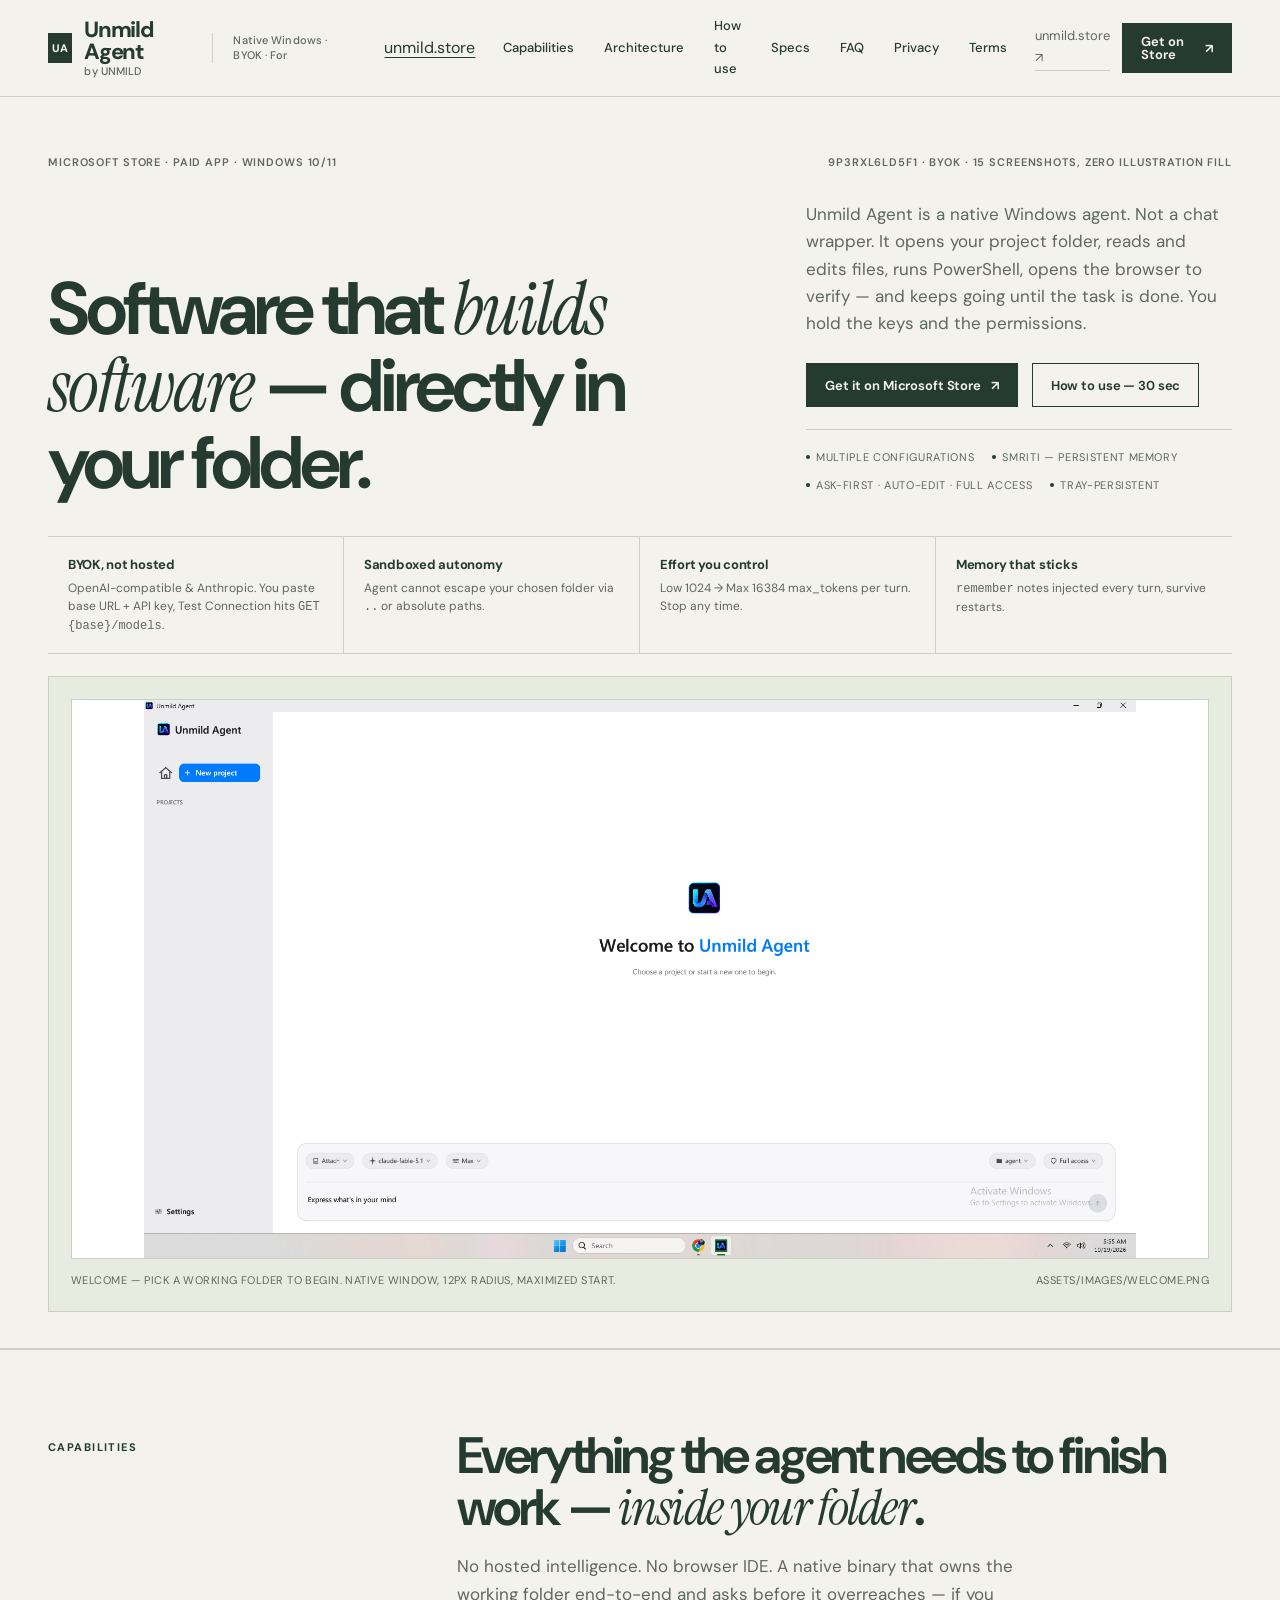
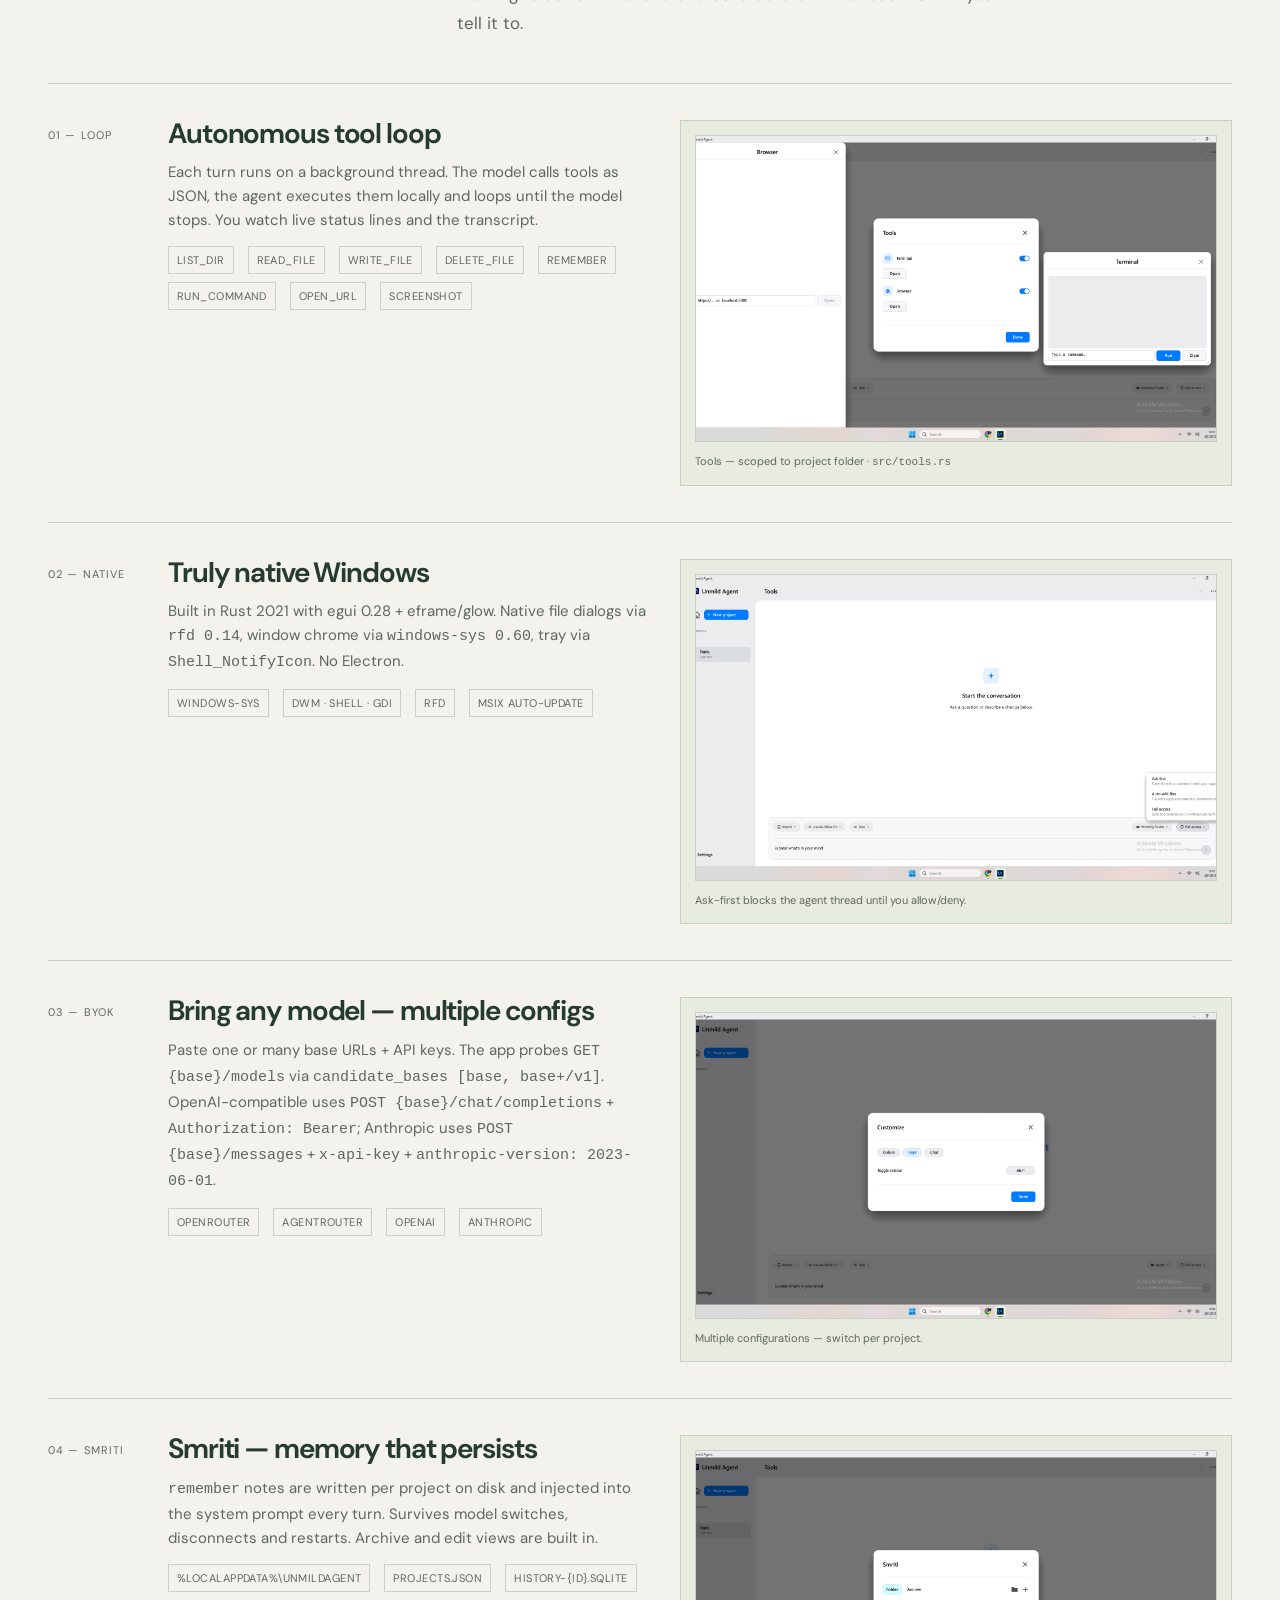
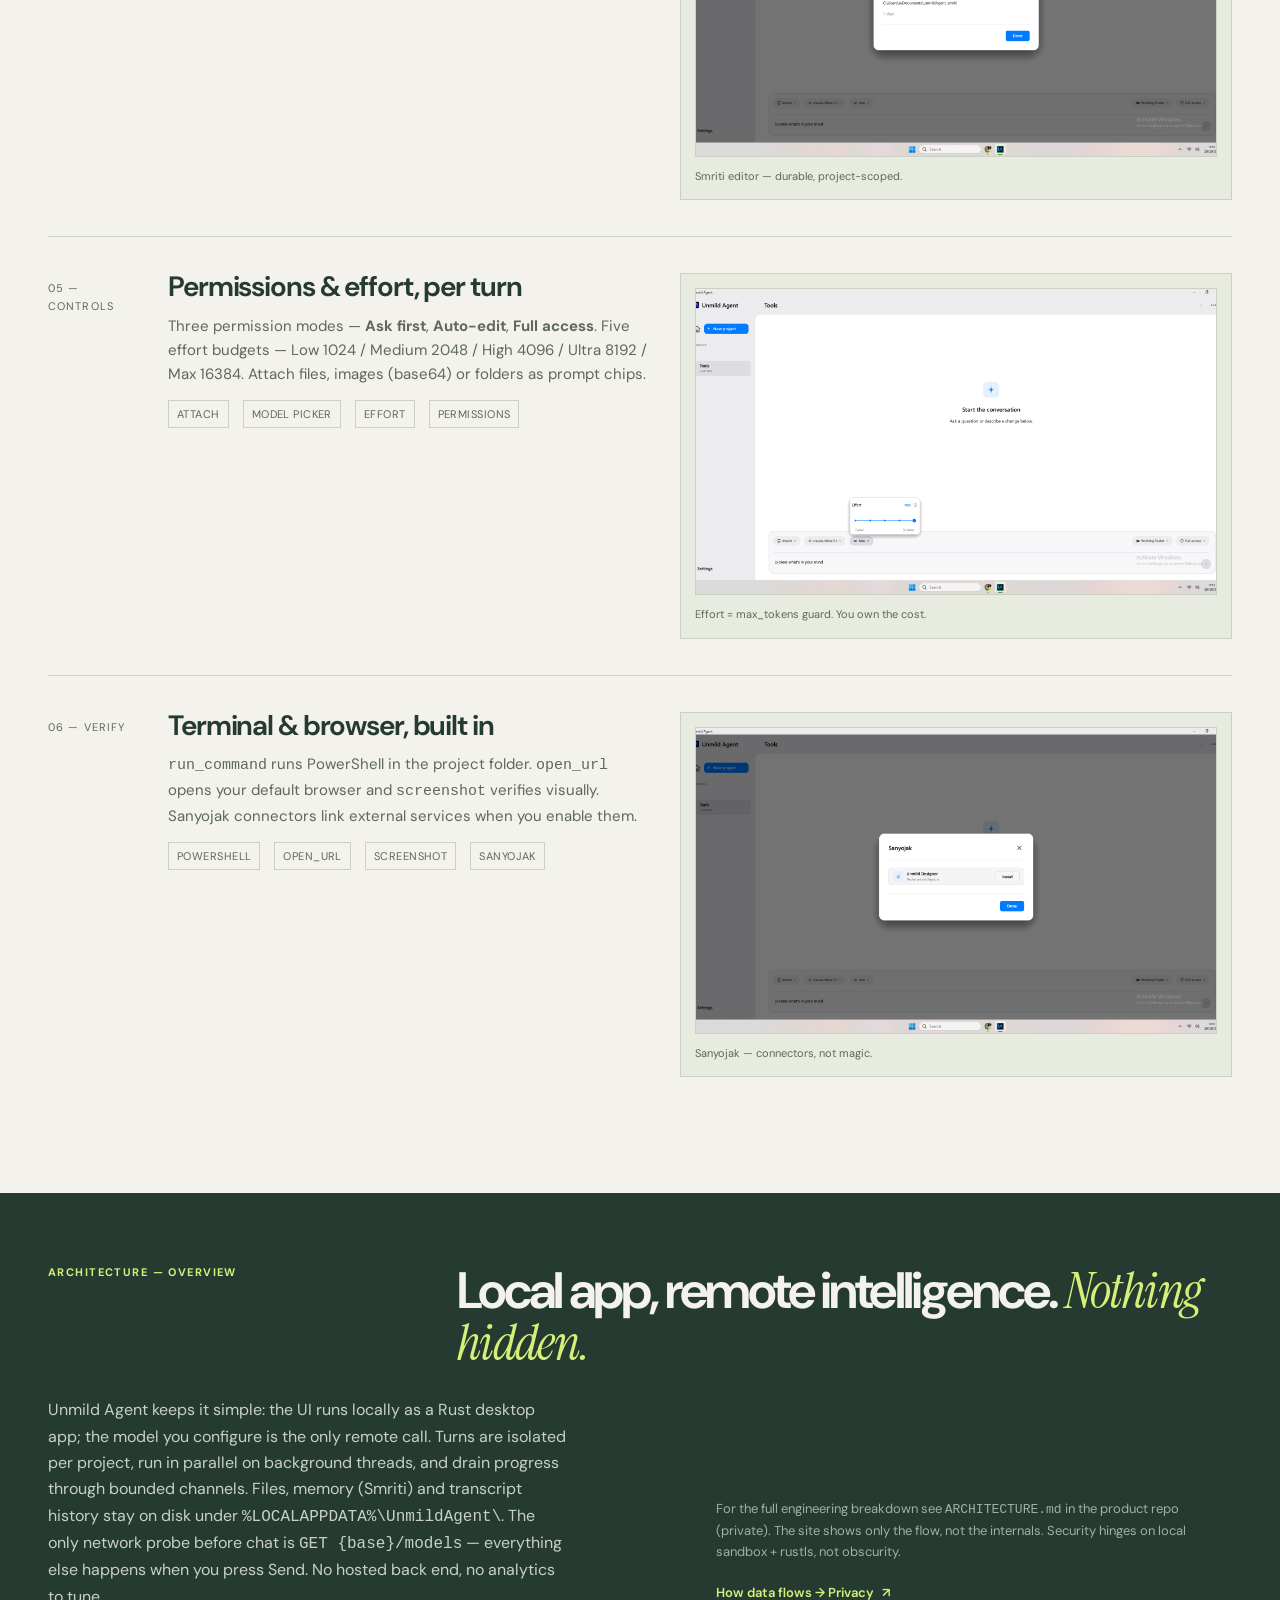
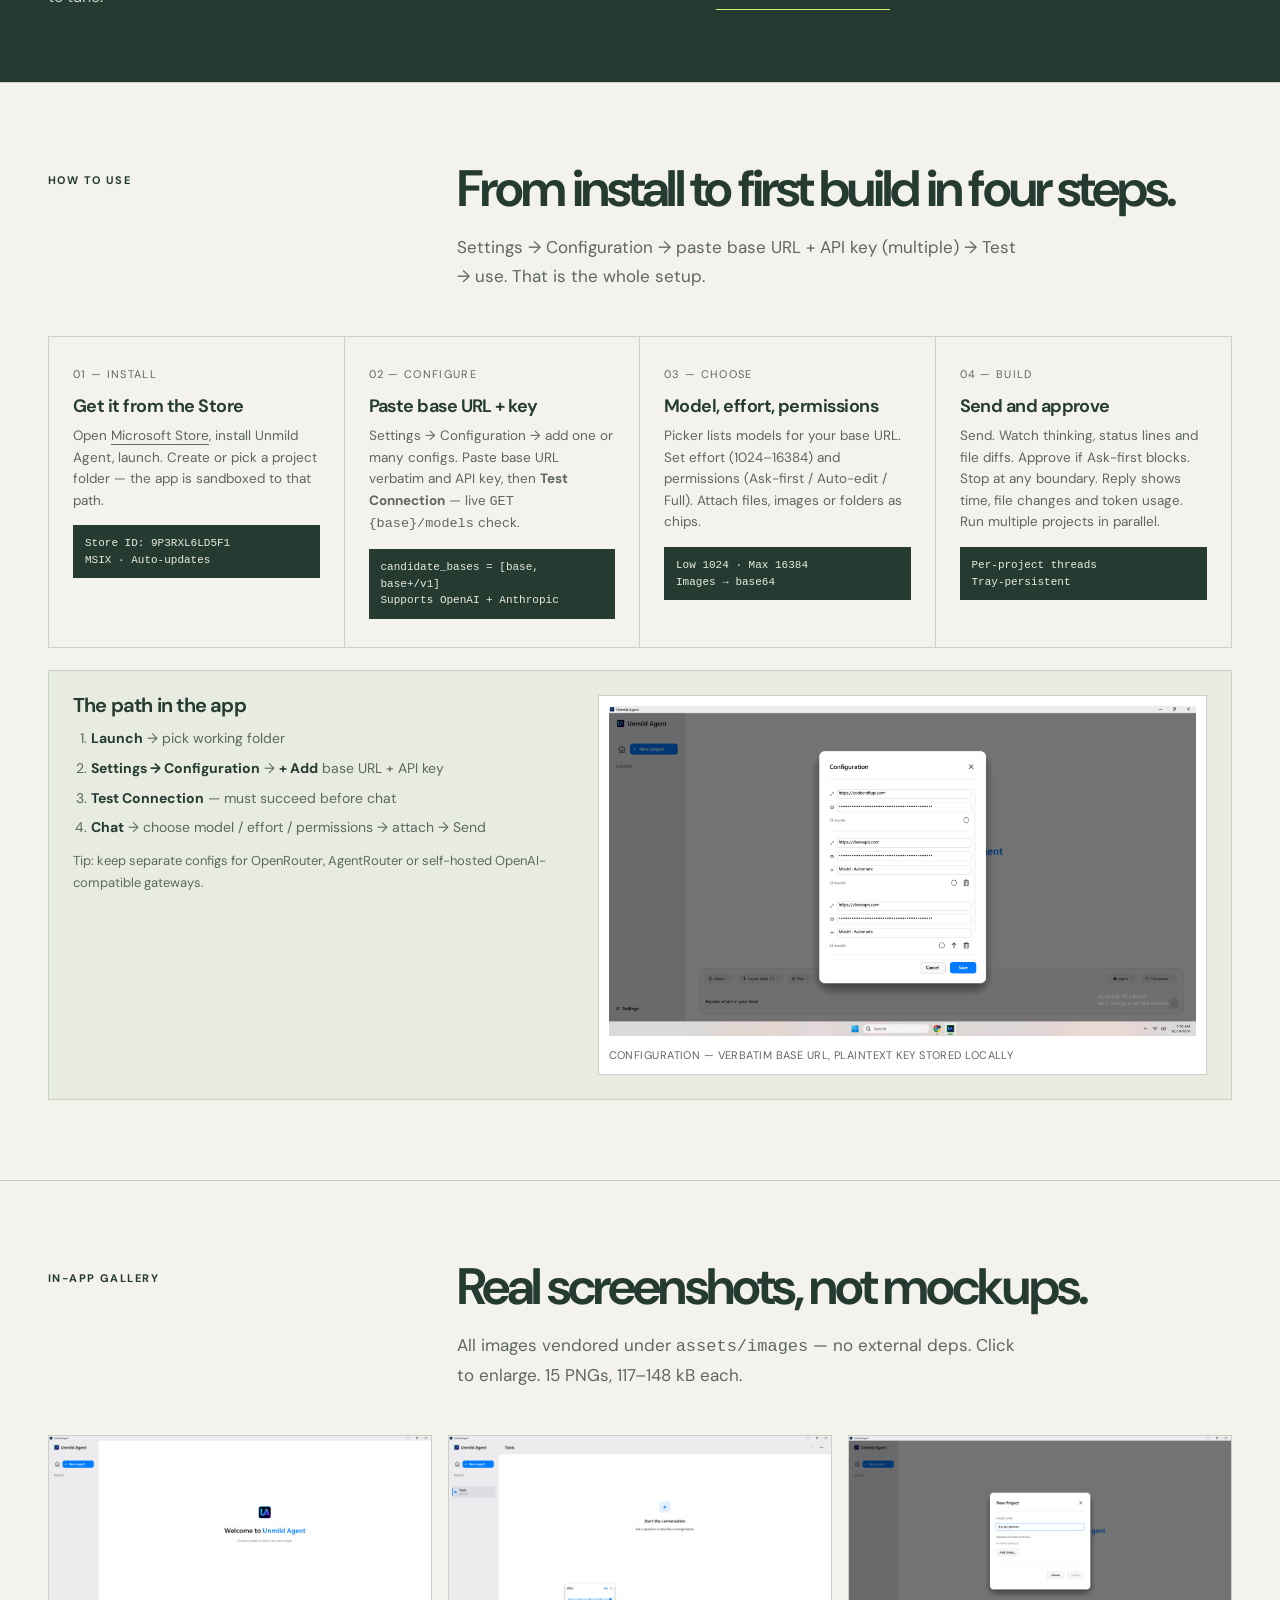
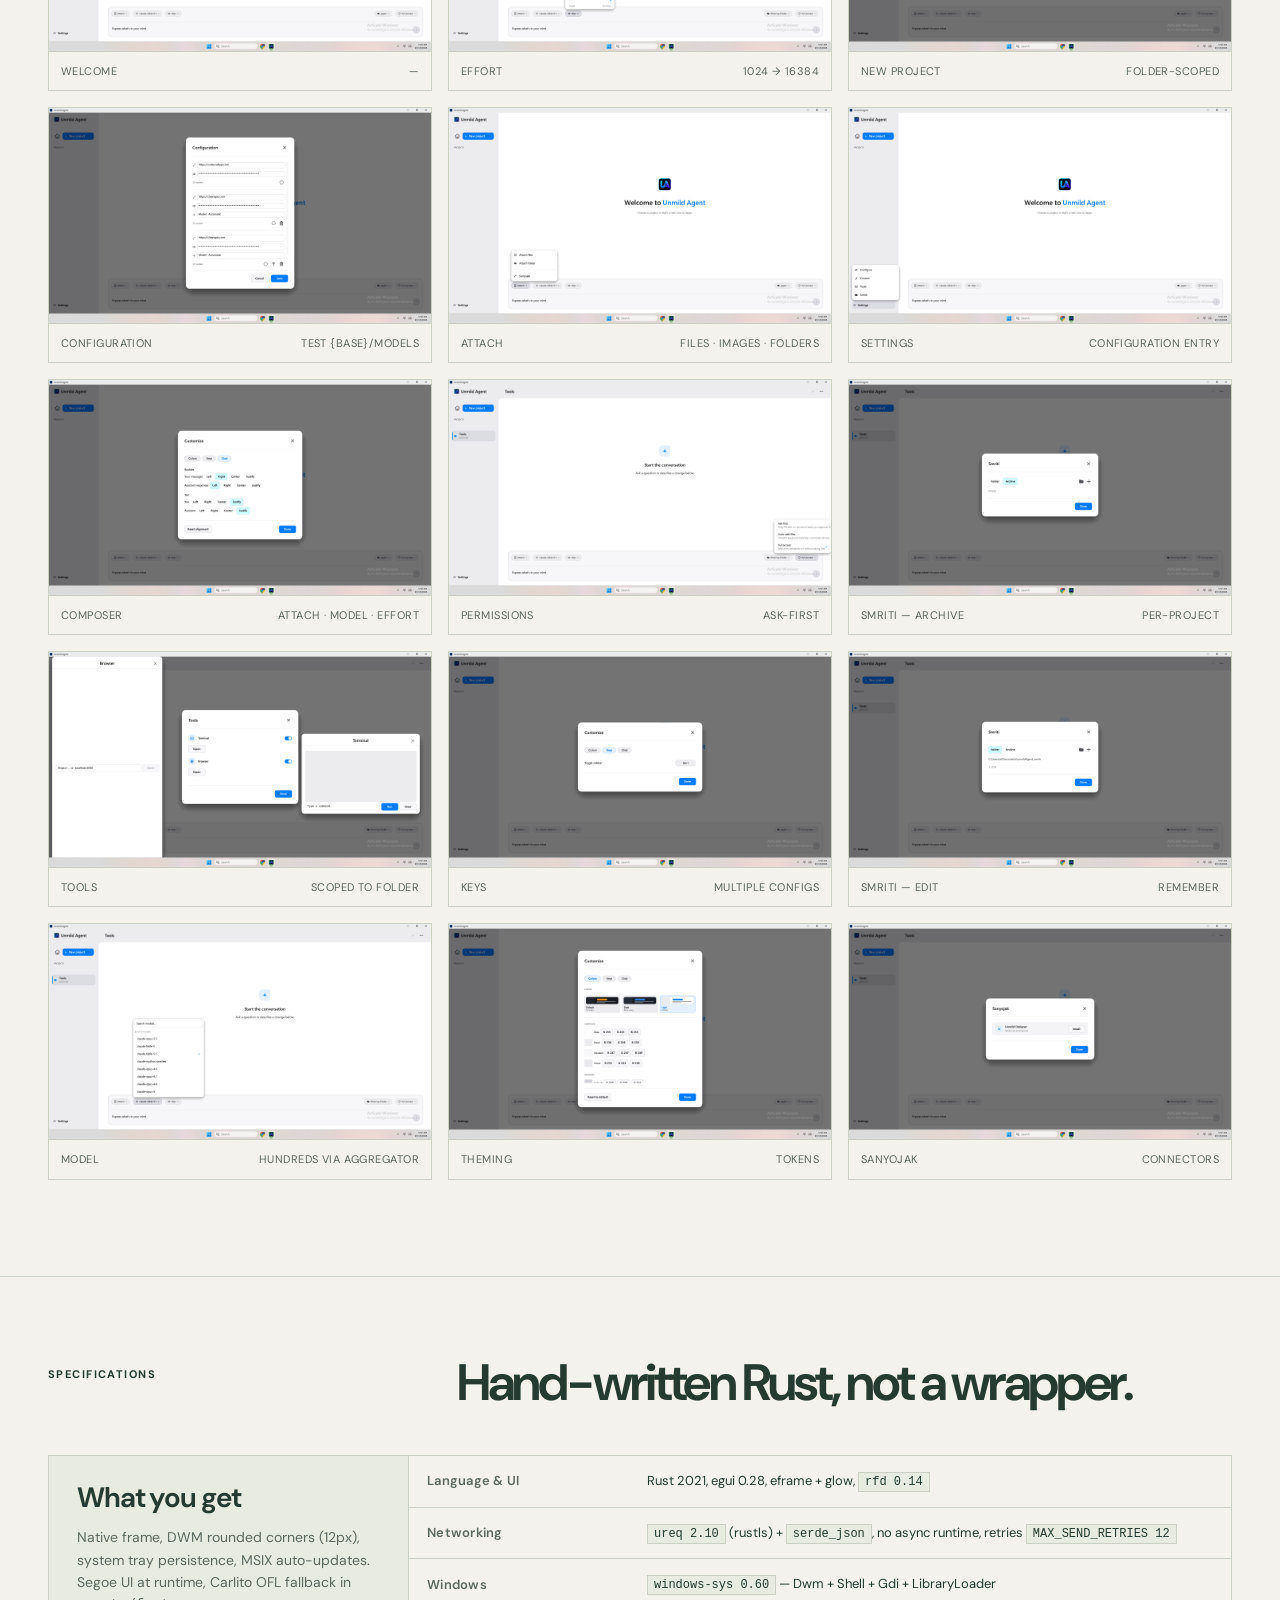
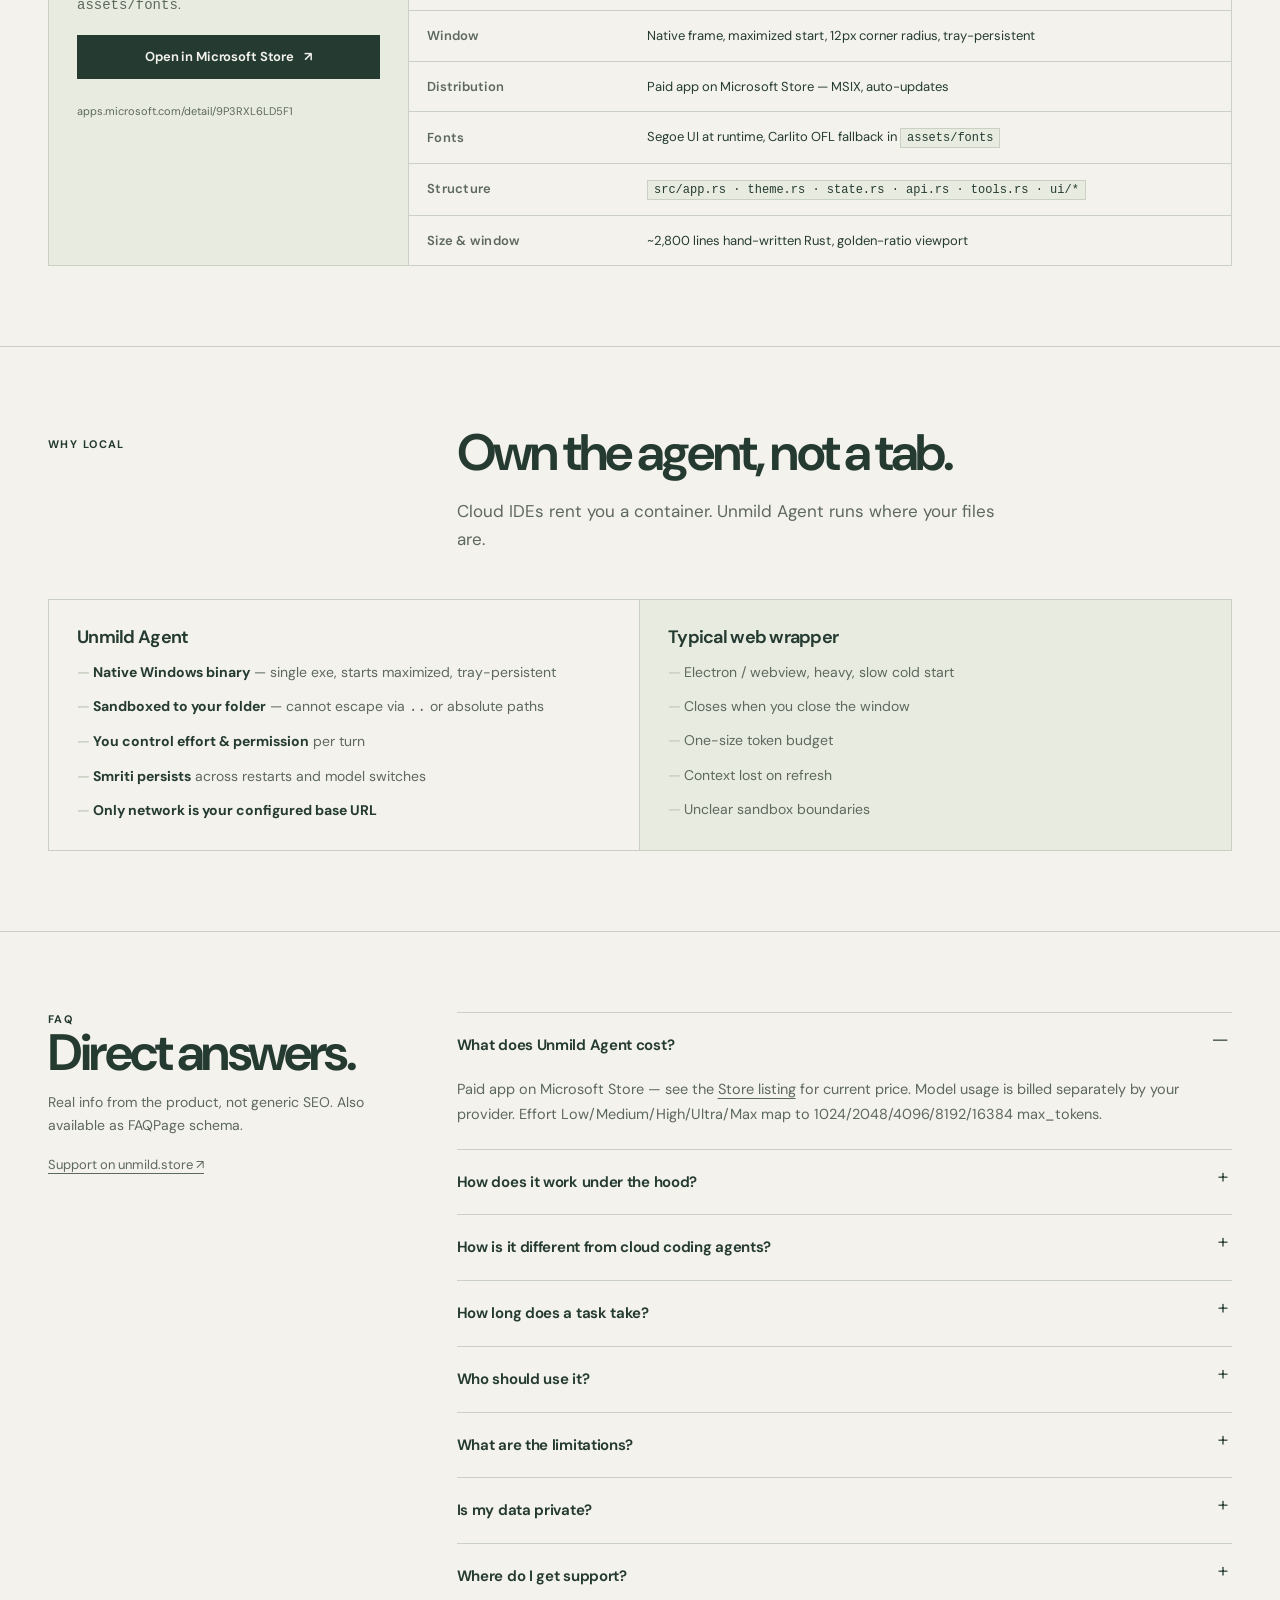
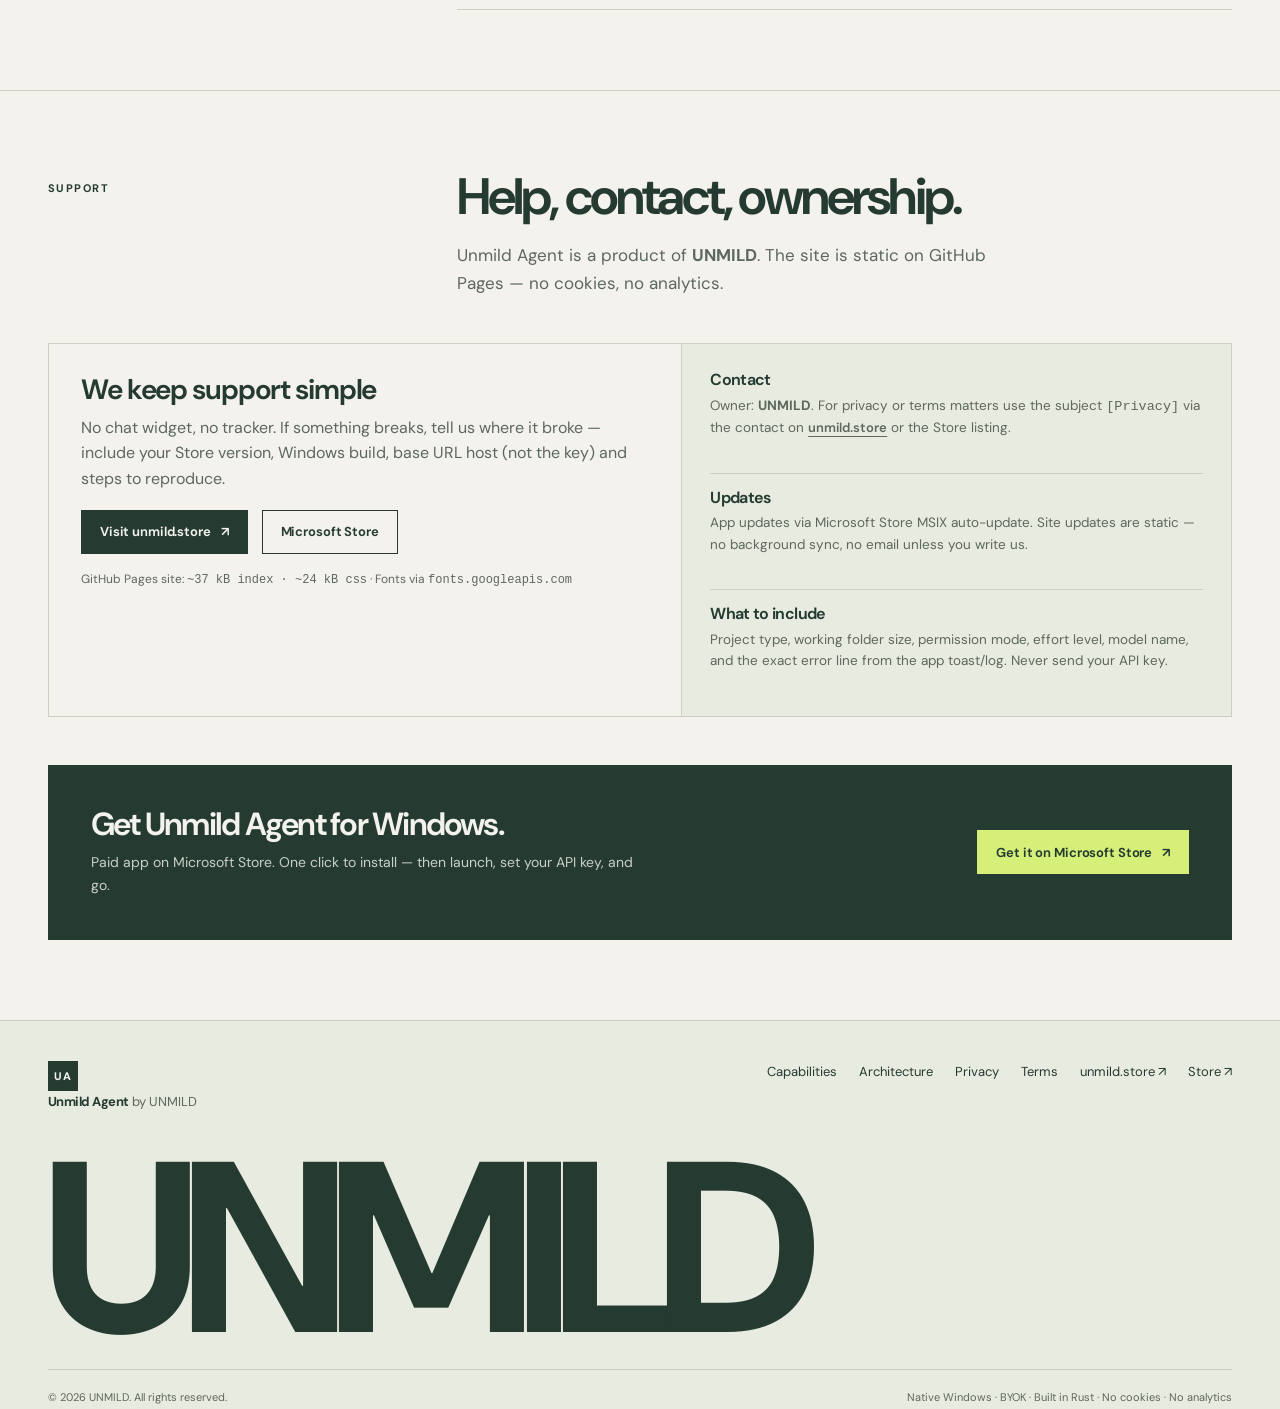
<file: index.html>
<!doctype html>
<html lang="en">
<head>
<meta charset="utf-8">
<meta name="viewport" content="width=device-width, initial-scale=1">
<title>Unmild Agent</title>
<meta name="description" content="Unmild Agent is a native Windows app from Microsoft Store. Bring your own API key, give it a folder, and watch it read, write, run and ship — with permissions you control and memory that persists.">
<link rel="preconnect" href="https://fonts.googleapis.com">
<link rel="preconnect" href="https://fonts.gstatic.com" crossorigin>
<link href="https://fonts.googleapis.com/css2?family=DM+Sans:wght@400;500;600;700;800&family=Instrument+Serif:ital@0;1&display=swap" rel="stylesheet">
<link rel="stylesheet" href="css/style.css">
<link rel="icon" href="assets/images/welcome.png">
<meta property="og:title" content="Unmild Agent — Native Windows agent">
<meta property="og:description" content="BYOK native Windows agent. Filesystem, terminal and browser tools scoped to your project folder.">
<meta property="og:type" content="website">
</head>
<body>
<a href="#main" class="skip-link">Skip to content</a>
<header class="site-header">
  <div class="container nav-inner">
    <a href="index.html" class="brand" aria-label="Unmild Agent home">
      <span class="brand-mark" aria-hidden="true">UA</span>
      <span>Unmild Agent <small>by UNMILD</small></span>
      <span class="brand-note">Native Windows · BYOK · For <a href="https://unmild.store" target="_blank" rel="noopener">unmild.store</a></span>
    </a>
    <nav class="nav-links" id="nav-links" aria-label="Primary">
      <a href="#capabilities">Capabilities</a>
      <a href="#architecture">Architecture</a>
      <a href="#how-it-works">How to use</a>
      <a href="#specs">Specs</a>
      <a href="#faq">FAQ</a>
      <a href="privacy.html">Privacy</a>
      <a href="terms.html">Terms</a>
    </nav>
    <div class="header-actions">
      <a href="https://unmild.store" target="_blank" rel="noopener" class="hide-mobile muted" style="font-size:13px;text-decoration:none;border-bottom:1px solid var(--line);padding-bottom:2px">unmild.store ↗</a>
      <a href="https://apps.microsoft.com/detail/9P3RXL6LD5F1?hl=en-in&gl=IN&ocid=pdpshare" target="_blank" rel="noopener" class="btn btn-primary">Get on Store <span class="arrow">↗</span></a>
      <button class="nav-toggle" id="navToggle" aria-expanded="false" aria-controls="nav-links">Menu +</button>
    </div>
  </div>
  <div class="nav-mobile" aria-hidden="true">
    <div class="container">
      <a href="#capabilities">Capabilities</a>
      <a href="#architecture">Architecture</a>
      <a href="#how-it-works">How to use</a>
      <a href="#specs">Specs</a>
      <a href="#faq">FAQ</a>
      <a href="#support">Support</a>
      <a href="privacy.html">Privacy policy</a>
      <a href="terms.html">Terms of use</a>
      <a href="https://unmild.store" target="_blank" rel="noopener">unmild.store ↗</a>
    </div>
  </div>
</header>

<main id="main">
<!-- HERO — asymmetric, editorial, not centered -->
<section class="hero">
  <div class="container">
    <div class="hero-top">
      <span>Microsoft Store · Paid app · Windows 10/11</span>
      <span>9P3RXL6LD5F1 · BYOK · 15 screenshots, zero illustration fill</span>
    </div>
    <div class="hero-grid">
      <div>
        <h1>Software that <em>builds software</em> — directly in your folder.</h1>
      </div>
      <div class="hero-intro">
        <p>Unmild Agent is a native Windows agent. Not a chat wrapper. It opens your project folder, reads and edits files, runs PowerShell, opens the browser to verify — and keeps going until the task is done. You hold the keys and the permissions.</p>
        <div class="actions">
          <a href="https://apps.microsoft.com/detail/9P3RXL6LD5F1?hl=en-in&gl=IN&ocid=pdpshare" target="_blank" rel="noopener" class="btn btn-primary">Get it on Microsoft Store <span class="arrow">↗</span></a>
          <a href="#how-it-works" class="btn btn-ghost">How to use — 30 sec</a>
        </div>
        <div class="hero-meta">
          <span>Multiple configurations</span>
          <span>Smriti — persistent memory</span>
          <span>Ask-first · Auto-edit · Full access</span>
          <span>Tray-persistent</span>
        </div>
      </div>
    </div>
    <div class="trust" aria-label="At a glance">
      <div><strong>BYOK, not hosted</strong><span>OpenAI-compatible & Anthropic. You paste base URL + API key, Test Connection hits <code>GET {base}/models</code>.</span></div>
      <div><strong>Sandboxed autonomy</strong><span>Agent cannot escape your chosen folder via <code>..</code> or absolute paths.</span></div>
      <div><strong>Effort you control</strong><span>Low 1024 → Max 16384 max_tokens per turn. Stop any time.</span></div>
      <div><strong>Memory that sticks</strong><span><code>remember</code> notes injected every turn, survive restarts.</span></div>
    </div>
    <figure class="wide-shot">
      <img src="assets/images/welcome.png" alt="Unmild Agent welcome screen — project folder picker and brand mark" width="1280" height="720" loading="eager" fetchpriority="high">
      <figcaption><span>Welcome — pick a working folder to begin. Native window, 12px radius, maximized start.</span><span>assets/images/welcome.png</span></figcaption>
    </figure>
  </div>
</section>

<!-- CAPABILITIES — list, not cards -->
<section class="section" id="capabilities">
  <div class="container">
    <div class="heading">
      <div class="eyebrow">Capabilities</div>
      <div>
        <h2>Everything the agent needs to finish work — <em>inside your folder</em>.</h2>
        <p>No hosted intelligence. No browser IDE. A native binary that owns the working folder end-to-end and asks before it overreaches — if you tell it to.</p>
      </div>
    </div>
    <div class="cap-list">
      <div class="cap-row">
        <div class="cap-num">01 — Loop</div>
        <div>
          <h3>Autonomous tool loop</h3>
          <p>Each turn runs on a background thread. The model calls tools as JSON, the agent executes them locally and loops until the model stops. You watch live status lines and the transcript.</p>
          <div class="cap-tags"><span>list_dir</span><span>read_file</span><span>write_file</span><span>delete_file</span><span>remember</span><span>run_command</span><span>open_url</span><span>screenshot</span></div>
        </div>
        <div class="cap-media"><img src="assets/images/tools.png" alt="Available tools list inside the app" width="520" height="300" loading="lazy"><small>Tools — scoped to project folder · <code>src/tools.rs</code></small></div>
      </div>
      <div class="cap-row">
        <div class="cap-num">02 — Native</div>
        <div>
          <h3>Truly native Windows</h3>
          <p>Built in Rust 2021 with egui 0.28 + eframe/glow. Native file dialogs via <code>rfd 0.14</code>, window chrome via <code>windows-sys 0.60</code>, tray via <code>Shell_NotifyIcon</code>. No Electron.</p>
          <div class="cap-tags"><span>windows-sys</span><span>Dwm · Shell · Gdi</span><span>rfd</span><span>MSIX auto-update</span></div>
        </div>
        <div class="cap-media"><img src="assets/images/access.png" alt="Permission modal asking to approve an edit" width="520" height="300" loading="lazy"><small>Ask-first blocks the agent thread until you allow/deny.</small></div>
      </div>
      <div class="cap-row">
        <div class="cap-num">03 — BYOK</div>
        <div>
          <h3>Bring any model — multiple configs</h3>
          <p>Paste one or many base URLs + API keys. The app probes <code>GET {base}/models</code> via <code>candidate_bases [base, base+/v1]</code>. OpenAI-compatible uses <code>POST {base}/chat/completions</code> + <code>Authorization: Bearer</code>; Anthropic uses <code>POST {base}/messages</code> + <code>x-api-key</code> + <code>anthropic-version: 2023-06-01</code>.</p>
          <div class="cap-tags"><span>OpenRouter</span><span>AgentRouter</span><span>OpenAI</span><span>Anthropic</span></div>
        </div>
        <div class="cap-media"><img src="assets/images/costom_key.png" alt="Configuration screen with base URL and API key fields" width="520" height="300" loading="lazy"><small>Multiple configurations — switch per project.</small></div>
      </div>
      <div class="cap-row">
        <div class="cap-num">04 — Smriti</div>
        <div>
          <h3>Smriti — memory that persists</h3>
          <p><code>remember</code> notes are written per project on disk and injected into the system prompt every turn. Survives model switches, disconnects and restarts. Archive and edit views are built in.</p>
          <div class="cap-tags"><span>%LOCALAPPDATA%\UnmildAgent</span><span>projects.json</span><span>history-{id}.sqlite</span></div>
        </div>
        <div class="cap-media"><img src="assets/images/smriti_change.png" alt="Smriti edit view showing persistent notes" width="520" height="300" loading="lazy"><small>Smriti editor — durable, project-scoped.</small></div>
      </div>
      <div class="cap-row">
        <div class="cap-num">05 — Controls</div>
        <div>
          <h3>Permissions & effort, per turn</h3>
          <p>Three permission modes — <strong>Ask first</strong>, <strong>Auto-edit</strong>, <strong>Full access</strong>. Five effort budgets — Low 1024 / Medium 2048 / High 4096 / Ultra 8192 / Max 16384. Attach files, images (base64) or folders as prompt chips.</p>
          <div class="cap-tags"><span>Attach</span><span>Model picker</span><span>Effort</span><span>Permissions</span></div>
        </div>
        <div class="cap-media"><img src="assets/images/efforts.png" alt="Effort selector showing token budgets" width="520" height="300" loading="lazy"><small>Effort = max_tokens guard. You own the cost.</small></div>
      </div>
      <div class="cap-row">
        <div class="cap-num">06 — Verify</div>
        <div>
          <h3>Terminal & browser, built in</h3>
          <p><code>run_command</code> runs PowerShell in the project folder. <code>open_url</code> opens your default browser and <code>screenshot</code> verifies visually. Sanyojak connectors link external services when you enable them.</p>
          <div class="cap-tags"><span>PowerShell</span><span>open_url</span><span>screenshot</span><span>Sanyojak</span></div>
        </div>
        <div class="cap-media"><img src="assets/images/sanjoyak.png" alt="Sanyojak connectors panel" width="520" height="300" loading="lazy"><small>Sanyojak — connectors, not magic.</small></div>
      </div>
    </div>
  </div>
</section>

<!-- ARCHITECTURE — overview only, dark band -->
<section class="pov" id="architecture">
  <div class="container">
    <div class="pov-grid">
      <div class="eyebrow">Architecture — overview</div>
      <div>
        <h2>Local app, remote intelligence. <em>Nothing hidden.</em></h2>
      </div>
    </div>
    <div class="pov-bottom">
      <p>Unmild Agent keeps it simple: the UI runs locally as a Rust desktop app; the model you configure is the only remote call. Turns are isolated per project, run in parallel on background threads, and drain progress through bounded channels. Files, memory (Smriti) and transcript history stay on disk under <code>%LOCALAPPDATA%\UnmildAgent\</code>. The only network probe before chat is <code>GET {base}/models</code> — everything else happens when you press Send. No hosted back end, no analytics to tune.</p>
      <div>
        <p style="color:#9fb0a6;font-size:13px;line-height:1.6">For the full engineering breakdown see <code>ARCHITECTURE.md</code> in the product repo (private). The site shows only the flow, not the internals. Security hinges on local sandbox + rustls, not obscurity.</p>
        <p style="margin-top:16px"><a href="privacy.html" class="text-link">How data flows → Privacy <span aria-hidden="true">↗</span></a></p>
      </div>
    </div>
  </div>
</section>

<!-- HOW TO USE -->
<section class="section" id="how-it-works">
  <div class="container">
    <div class="heading">
      <div class="eyebrow">How to use</div>
      <div>
        <h2>From install to first build in four steps.</h2>
        <p>Settings → Configuration → paste base URL + API key (multiple) → Test → use. That is the whole setup.</p>
      </div>
    </div>
    <div class="steps">
      <div class="step">
        <div class="step-num">01 — Install</div>
        <h3>Get it from the Store</h3>
        <p>Open <a href="https://apps.microsoft.com/detail/9P3RXL6LD5F1?hl=en-in&gl=IN&ocid=pdpshare" target="_blank" rel="noopener">Microsoft Store</a>, install Unmild Agent, launch. Create or pick a project folder — the app is sandboxed to that path.</p>
        <div class="step-code">Store ID: 9P3RXL6LD5F1<br>MSIX · Auto-updates</div>
      </div>
      <div class="step">
        <div class="step-num">02 — Configure</div>
        <h3>Paste base URL + key</h3>
        <p>Settings → Configuration → add one or many configs. Paste base URL verbatim and API key, then <strong>Test Connection</strong> — live <code>GET {base}/models</code> check.</p>
        <div class="step-code">candidate_bases = [base, base+/v1]<br>Supports OpenAI + Anthropic</div>
      </div>
      <div class="step">
        <div class="step-num">03 — Choose</div>
        <h3>Model, effort, permissions</h3>
        <p>Picker lists models for your base URL. Set effort (1024–16384) and permissions (Ask-first / Auto-edit / Full). Attach files, images or folders as chips.</p>
        <div class="step-code">Low 1024 · Max 16384<br>Images → base64</div>
      </div>
      <div class="step">
        <div class="step-num">04 — Build</div>
        <h3>Send and approve</h3>
        <p>Send. Watch thinking, status lines and file diffs. Approve if Ask-first blocks. Stop at any boundary. Reply shows time, file changes and token usage. Run multiple projects in parallel.</p>
        <div class="step-code">Per-project threads<br>Tray-persistent</div>
      </div>
    </div>
    <div class="usage-band">
      <div>
        <h3>The path in the app</h3>
        <ol>
          <li><strong>Launch</strong> → pick working folder</li>
          <li><strong>Settings → Configuration</strong> → <strong>+ Add</strong> base URL + API key</li>
          <li><strong>Test Connection</strong> — must succeed before chat</li>
          <li><strong>Chat</strong> → choose model / effort / permissions → attach → Send</li>
        </ol>
        <p class="muted" style="font-size:13px;margin-top:10px">Tip: keep separate configs for OpenRouter, AgentRouter or self-hosted OpenAI-compatible gateways.</p>
      </div>
      <div class="usage-shot">
        <img src="assets/images/configuration.png" alt="Configuration modal with Test Connection button" width="620" height="380" loading="lazy">
        <p class="muted" style="font-size:11px;letter-spacing:.04em;text-transform:uppercase;margin-top:10px">Configuration — verbatim base URL, plaintext key stored locally</p>
      </div>
    </div>
  </div>
</section>

<!-- GALLERY — masonry, lightbox -->
<section class="section" id="gallery">
  <div class="container">
    <div class="heading">
      <div class="eyebrow">In-app gallery</div>
      <div>
        <h2>Real screenshots, not mockups.</h2>
        <p>All images vendored under <code>assets/images</code> — no external deps. Click to enlarge. 15 PNGs, 117–148 kB each.</p>
      </div>
    </div>
    <div class="masonry" id="masonry">
      <div class="masonry-item"><button data-lightbox aria-label="Enlarge welcome screen"><img src="assets/images/welcome.png" alt="Welcome screen" width="520" height="340" loading="lazy"><span class="masonry-cap"><span>Welcome</span><span>—</span></span></button></div>
      <div class="masonry-item"><button data-lightbox aria-label="Enlarge configuration"><img src="assets/images/configuration.png" alt="Configuration modal" width="520" height="340" loading="lazy"><span class="masonry-cap"><span>Configuration</span><span>Test {base}/models</span></span></button></div>
      <div class="masonry-item"><button data-lightbox aria-label="Enlarge custom chat"><img src="assets/images/costom_chat.png" alt="Custom chat composer" width="520" height="340" loading="lazy"><span class="masonry-cap"><span>Composer</span><span>Attach · Model · Effort</span></span></button></div>
      <div class="masonry-item"><button data-lightbox aria-label="Enlarge tools panel"><img src="assets/images/tools.png" alt="Tools panel" width="520" height="340" loading="lazy"><span class="masonry-cap"><span>Tools</span><span>Scoped to folder</span></span></button></div>
      <div class="masonry-item"><button data-lightbox aria-label="Enlarge model picker"><img src="assets/images/model.png" alt="Model picker" width="520" height="340" loading="lazy"><span class="masonry-cap"><span>Model</span><span>Hundreds via aggregator</span></span></button></div>
      <div class="masonry-item"><button data-lightbox aria-label="Enlarge efforts"><img src="assets/images/efforts.png" alt="Effort levels" width="520" height="340" loading="lazy"><span class="masonry-cap"><span>Effort</span><span>1024 → 16384</span></span></button></div>
      <div class="masonry-item"><button data-lightbox aria-label="Enlarge attach"><img src="assets/images/attach.png" alt="Attach chips" width="520" height="340" loading="lazy"><span class="masonry-cap"><span>Attach</span><span>Files · Images · Folders</span></span></button></div>
      <div class="masonry-item"><button data-lightbox aria-label="Enlarge access permission"><img src="assets/images/access.png" alt="Permission prompt" width="520" height="340" loading="lazy"><span class="masonry-cap"><span>Permissions</span><span>Ask-first</span></span></button></div>
      <div class="masonry-item"><button data-lightbox aria-label="Enlarge custom key"><img src="assets/images/costom_key.png" alt="Custom key config" width="520" height="340" loading="lazy"><span class="masonry-cap"><span>Keys</span><span>Multiple configs</span></span></button></div>
      <div class="masonry-item"><button data-lightbox aria-label="Enlarge custom color"><img src="assets/images/costom_color.png" alt="Color customization" width="520" height="340" loading="lazy"><span class="masonry-cap"><span>Theming</span><span>Tokens</span></span></button></div>
      <div class="masonry-item"><button data-lightbox aria-label="Enlarge new project"><img src="assets/images/new_project.png" alt="New project dialog" width="520" height="340" loading="lazy"><span class="masonry-cap"><span>New project</span><span>Folder-scoped</span></span></button></div>
      <div class="masonry-item"><button data-lightbox aria-label="Enlarge settings"><img src="assets/images/seetings.png" alt="Settings screen" width="520" height="340" loading="lazy"><span class="masonry-cap"><span>Settings</span><span>Configuration entry</span></span></button></div>
      <div class="masonry-item"><button data-lightbox aria-label="Enlarge smriti archive"><img src="assets/images/smriti_achive.png" alt="Smriti archive" width="520" height="340" loading="lazy"><span class="masonry-cap"><span>Smriti — archive</span><span>Per-project</span></span></button></div>
      <div class="masonry-item"><button data-lightbox aria-label="Enlarge smriti change"><img src="assets/images/smriti_change.png" alt="Smriti edit" width="520" height="340" loading="lazy"><span class="masonry-cap"><span>Smriti — edit</span><span>remember</span></span></button></div>
      <div class="masonry-item"><button data-lightbox aria-label="Enlarge sanyojak"><img src="assets/images/sanjoyak.png" alt="Sanyojak connectors" width="520" height="340" loading="lazy"><span class="masonry-cap"><span>Sanyojak</span><span>Connectors</span></span></button></div>
    </div>
    <noscript><p class="muted" style="font-size:13px;margin-top:12px">Enable JavaScript for the lightbox. Images are in <code>assets/images/</code>.</p></noscript>
  </div>
</section>

<!-- SPECS -->
<section class="section" id="specs">
  <div class="container">
    <div class="heading">
      <div class="eyebrow">Specifications</div>
      <div>
        <h2>Hand-written Rust, not a wrapper.</h2>
      </div>
    </div>
    <div class="specs">
      <div class="specs-head">
        <h3>What you get</h3>
        <p>Native frame, DWM rounded corners (12px), system tray persistence, MSIX auto-updates. Segoe UI at runtime, Carlito OFL fallback in <code>assets/fonts</code>.</p>
        <div style="margin-top:18px;display:grid;gap:10px">
          <a href="https://apps.microsoft.com/detail/9P3RXL6LD5F1?hl=en-in&gl=IN&ocid=pdpshare" target="_blank" rel="noopener" class="btn btn-primary" style="justify-content:center">Open in Microsoft Store <span class="arrow">↗</span></a>
          <p class="muted" style="font-size:11px;word-break:break-all">apps.microsoft.com/detail/9P3RXL6LD5F1</p>
        </div>
      </div>
      <table class="spec-table" aria-label="Technical specifications">
        <tbody>
          <tr><th>Language & UI</th><td>Rust 2021, egui 0.28, eframe + glow, <code>rfd 0.14</code></td></tr>
          <tr><th>Networking</th><td><code>ureq 2.10</code> (rustls) + <code>serde_json</code>, no async runtime, retries <code>MAX_SEND_RETRIES 12</code></td></tr>
          <tr><th>Windows</th><td><code>windows-sys 0.60</code> — Dwm + Shell + Gdi + LibraryLoader</td></tr>
          <tr><th>Window</th><td>Native frame, maximized start, 12px corner radius, tray-persistent</td></tr>
          <tr><th>Distribution</th><td>Paid app on Microsoft Store — MSIX, auto-updates</td></tr>
          <tr><th>Fonts</th><td>Segoe UI at runtime, Carlito OFL fallback in <code>assets/fonts</code></td></tr>
          <tr><th>Structure</th><td><code>src/app.rs · theme.rs · state.rs · api.rs · tools.rs · ui/*</code></td></tr>
          <tr><th>Size & window</th><td>~2,800 lines hand-written Rust, golden-ratio viewport</td></tr>
        </tbody>
      </table>
    </div>
  </div>
</section>

<!-- COMPARE -->
<section class="section" id="compare">
  <div class="container">
    <div class="heading">
      <div class="eyebrow">Why local</div>
      <div>
        <h2>Own the agent, not a tab.</h2>
        <p>Cloud IDEs rent you a container. Unmild Agent runs where your files are.</p>
      </div>
    </div>
    <div class="compare">
      <div class="compare-col">
        <h3>Unmild Agent</h3>
        <ul>
          <li><strong>Native Windows binary</strong> — single exe, starts maximized, tray-persistent</li>
          <li><strong>Sandboxed to your folder</strong> — cannot escape via <code>..</code> or absolute paths</li>
          <li><strong>You control effort & permission</strong> per turn</li>
          <li><strong>Smriti persists</strong> across restarts and model switches</li>
          <li><strong>Only network is your configured base URL</strong></li>
        </ul>
      </div>
      <div class="compare-col">
        <h3>Typical web wrapper</h3>
        <ul>
          <li>Electron / webview, heavy, slow cold start</li>
          <li>Closes when you close the window</li>
          <li>One-size token budget</li>
          <li>Context lost on refresh</li>
          <li>Unclear sandbox boundaries</li>
        </ul>
      </div>
    </div>
  </div>
</section>

<!-- FAQ -->
<section class="section" id="faq">
  <div class="container">
    <div class="faq-layout">
      <div>
        <div class="eyebrow">FAQ</div>
        <h2>Direct answers.</h2>
        <p class="muted" style="margin-top:12px;font-size:14px">Real info from the product, not generic SEO. Also available as FAQPage schema.</p>
        <p style="margin-top:14px"><a href="https://unmild.store" target="_blank" rel="noopener" class="muted" style="font-size:13px">Support on unmild.store ↗</a></p>
      </div>
      <div class="faq">
        <details open>
          <summary>What does Unmild Agent cost?</summary>
          <p>Paid app on Microsoft Store — see the <a href="https://apps.microsoft.com/detail/9P3RXL6LD5F1?hl=en-in&gl=IN&ocid=pdpshare" target="_blank" rel="noopener">Store listing</a> for current price. Model usage is billed separately by your provider. Effort Low/Medium/High/Ultra/Max map to 1024/2048/4096/8192/16384 max_tokens.</p>
        </details>
        <details>
          <summary>How does it work under the hood?</summary>
          <p>Each turn runs on a background thread. The model is called via <code>ureq</code> (blocking HTTP, rustls). Tool calls return as JSON; the agent executes <code>list_dir/read_file/write_file/delete_file</code> inside the sandbox, posts permission requests via <code>Approver</code> channels if needed, and loops until the model stops. <code>AppState::tick</code> drains channels once per frame.</p>
        </details>
        <details>
          <summary>How is it different from cloud coding agents?</summary>
          <p>It runs locally and natively — real file access, native dialogs, tray persistence, no browser IDE, no Electron. You keep data in your folder; only calls to your configured base URL leave the device. Trade-off: Windows only, and you supply the model.</p>
        </details>
        <details>
          <summary>How long does a task take?</summary>
          <p>Seconds for small edits, minutes for multi-file refactors. Effort bounds the reply budget: Low is fastest/cheapest, Max allows deep multi-step loops. Stop any turn; the thread bails at the next boundary.</p>
        </details>
        <details>
          <summary>Who should use it?</summary>
          <p>Windows developers who want an agent that owns the working folder end-to-end with transparent permissions and durable memory. If you prefer local control over a cloud IDE, this is for you.</p>
        </details>
        <details>
          <summary>What are the limitations?</summary>
          <p>Windows-only desktop. Sandboxed filesystem — no access outside the working folder. Non-streaming chat completions today. You must provide a valid API key and reachable base URL. <code>Test Connection</code> is the only live probe before chat.</p>
        </details>
        <details>
          <summary>Is my data private?</summary>
          <p>The app runs locally; file content only leaves inside API calls to the provider you configured. <code>remember</code> notes and history are stored locally per project, not in a cloud. See <a href="privacy.html">Privacy</a>.</p>
        </details>
        <details>
          <summary>Where do I get support?</summary>
          <p>Visit <a href="https://unmild.store" target="_blank" rel="noopener">unmild.store</a> — home for all Unmild products, docs and support. For the app listing see <a href="https://apps.microsoft.com/detail/9P3RXL6LD5F1?hl=en-in&gl=IN&ocid=pdpshare" target="_blank" rel="noopener">Microsoft Store</a>.</p>
        </details>
      </div>
    </div>
  </div>
</section>

<!-- SUPPORT -->
<section class="section" id="support">
  <div class="container">
    <div class="heading">
      <div class="eyebrow">Support</div>
      <div>
        <h2>Help, contact, ownership.</h2>
        <p>Unmild Agent is a product of <strong>UNMILD</strong>. The site is static on GitHub Pages — no cookies, no analytics.</p>
      </div>
    </div>
    <div class="support-grid">
      <div class="support-copy">
        <h3>We keep support simple</h3>
        <p class="muted" style="margin-top:10px;line-height:1.6">No chat widget, no tracker. If something breaks, tell us where it broke — include your Store version, Windows build, base URL host (not the key) and steps to reproduce.</p>
        <div class="actions" style="margin-top:18px">
          <a href="https://unmild.store" target="_blank" rel="noopener" class="btn btn-primary">Visit unmild.store <span class="arrow">↗</span></a>
          <a href="https://apps.microsoft.com/detail/9P3RXL6LD5F1?hl=en-in&gl=IN&ocid=pdpshare" target="_blank" rel="noopener" class="btn btn-ghost">Microsoft Store</a>
        </div>
        <p class="muted" style="font-size:12px;margin-top:16px">GitHub Pages site: <code>~37 kB index · ~24 kB css</code> · Fonts via <code>fonts.googleapis.com</code></p>
      </div>
      <div class="support-card">
        <div class="support-item">
          <h3>Contact</h3>
          <p>Owner: <strong>UNMILD</strong>. For privacy or terms matters use the subject <code>[Privacy]</code> via the contact on <a href="https://unmild.store" target="_blank" rel="noopener">unmild.store</a> or the Store listing.</p>
        </div>
        <div class="support-item">
          <h3>Updates</h3>
          <p>App updates via Microsoft Store MSIX auto-update. Site updates are static — no background sync, no email unless you write us.</p>
        </div>
        <div class="support-item">
          <h3>What to include</h3>
          <p>Project type, working folder size, permission mode, effort level, model name, and the exact error line from the app toast/log. Never send your API key.</p>
        </div>
      </div>
    </div>
    <div class="cta">
      <div>
        <h2>Get Unmild Agent for Windows.</h2>
        <p>Paid app on Microsoft Store. One click to install — then launch, set your API key, and go.</p>
      </div>
      <a href="https://apps.microsoft.com/detail/9P3RXL6LD5F1?hl=en-in&gl=IN&ocid=pdpshare" target="_blank" rel="noopener" class="btn btn-accent">Get it on Microsoft Store <span class="arrow">↗</span></a>
    </div>
  </div>
</section>
</main>

<footer class="site-footer">
  <div class="container">
    <div class="footer-top">
      <div><span class="brand-mark" aria-hidden="true">UA</span> <strong style="letter-spacing:-.04em">Unmild Agent</strong> <span class="muted">by UNMILD</span></div>
      <nav class="footer-links" aria-label="Footer">
        <a href="#capabilities">Capabilities</a>
        <a href="#architecture">Architecture</a>
        <a href="privacy.html">Privacy</a>
        <a href="terms.html">Terms</a>
        <a href="https://unmild.store" target="_blank" rel="noopener">unmild.store ↗</a>
        <a href="https://apps.microsoft.com/detail/9P3RXL6LD5F1?hl=en-in&gl=IN&ocid=pdpshare" target="_blank" rel="noopener">Store ↗</a>
      </nav>
    </div>
    <div class="footer-word" aria-hidden="true">UNMILD</div>
    <div class="footer-bottom">
      <span>© <span id="year"></span> UNMILD. All rights reserved.</span>
      <span>Native Windows · BYOK · Built in Rust · No cookies · No analytics</span>
    </div>
  </div>
</footer>

<div class="lightbox" id="lightbox" aria-hidden="true" role="dialog" aria-label="Image preview">
  <button class="lightbox-close" id="lightboxClose" type="button">Close —</button>
  <img id="lightboxImg" alt="">
</div>

<script src="js/main.js" defer></script>
</body>
</html
</file>
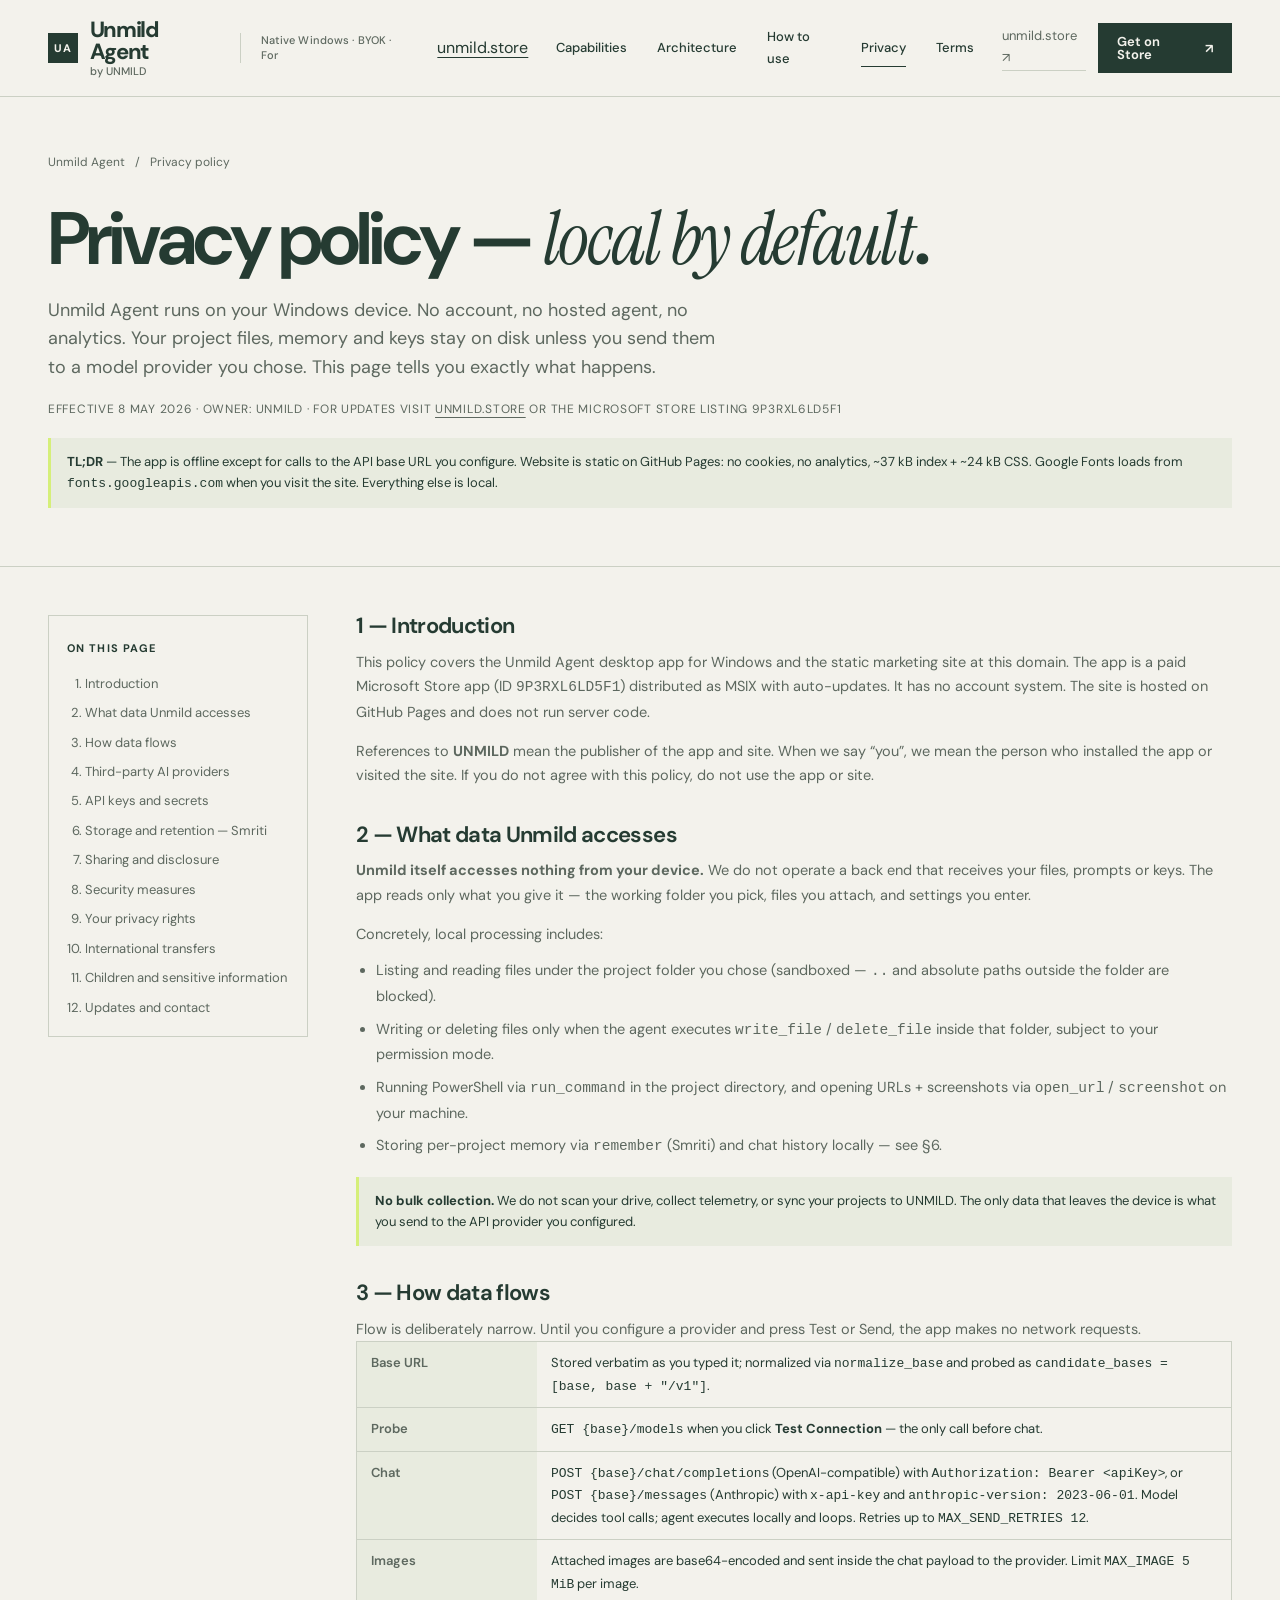
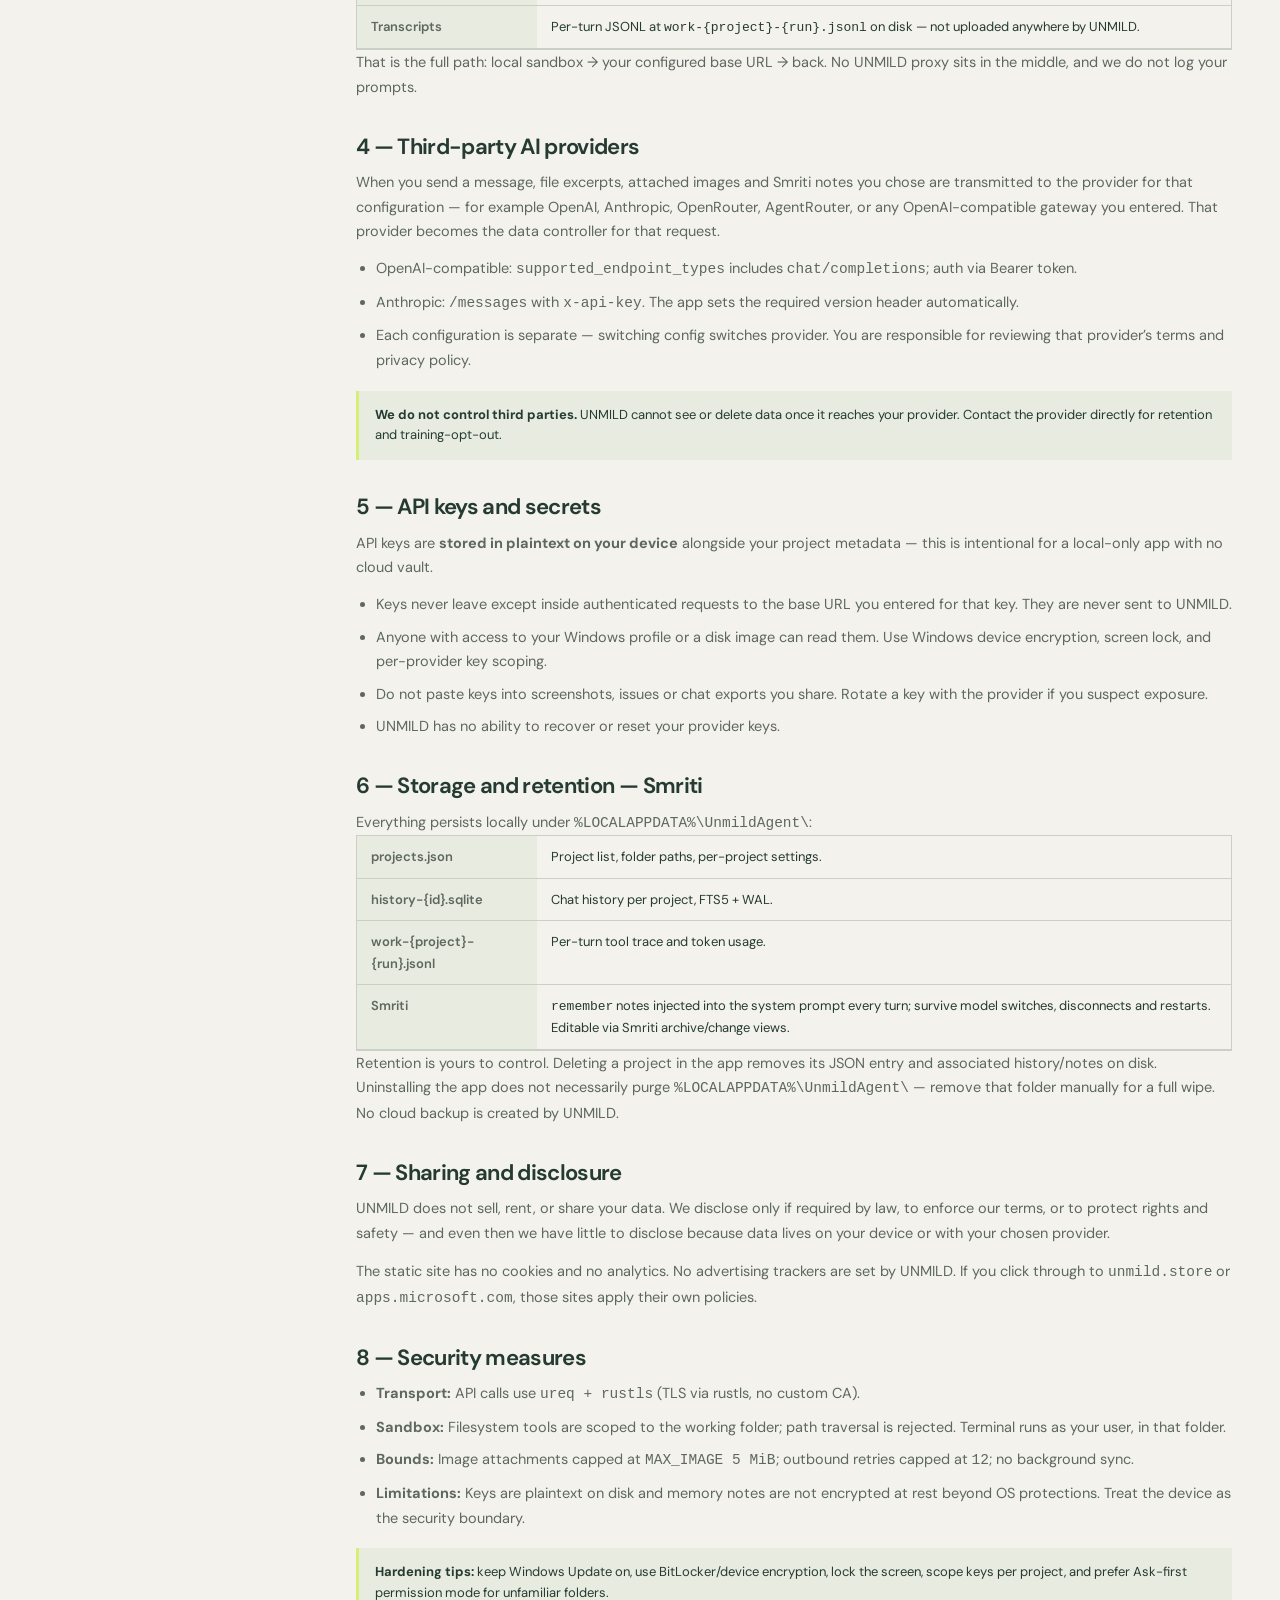
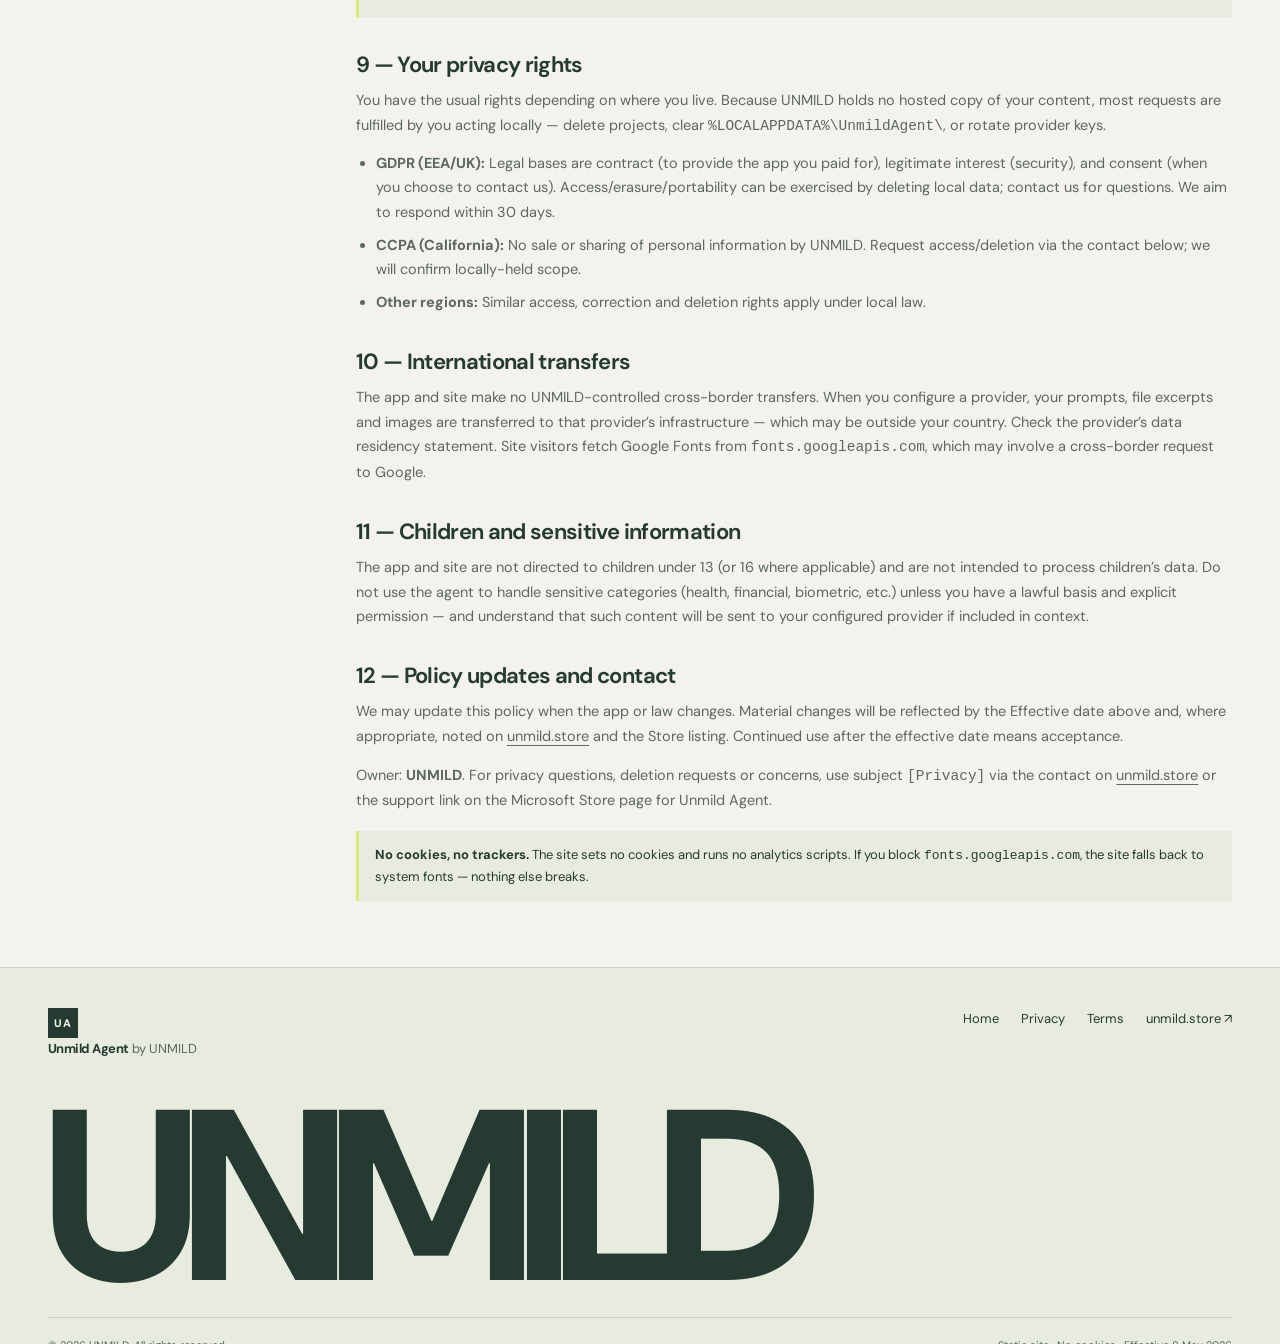
<file: privacy.html>
<!doctype html>
<html lang="en">
<head>
<meta charset="utf-8">
<meta name="viewport" content="width=device-width, initial-scale=1">
<title>Privacy Policy — Unmild Agent</title>
<meta name="description" content="Privacy policy for Unmild Agent — local-first Windows app, BYOK, no cookies, no analytics. Smriti and history stay on disk.">
<link rel="preconnect" href="https://fonts.googleapis.com">
<link rel="preconnect" href="https://fonts.gstatic.com" crossorigin>
<link href="https://fonts.googleapis.com/css2?family=DM+Sans:wght@400;500;600;700;800&family=Instrument+Serif:ital@0;1&display=swap" rel="stylesheet">
<link rel="stylesheet" href="css/style.css">
</head>
<body>
<a href="#main" class="skip-link">Skip to content</a>
<header class="site-header">
  <div class="container nav-inner">
    <a href="index.html" class="brand" aria-label="Unmild Agent home">
      <span class="brand-mark" aria-hidden="true">UA</span>
      <span>Unmild Agent <small>by UNMILD</small></span>
      <span class="brand-note">Native Windows · BYOK · For <a href="https://unmild.store" target="_blank" rel="noopener">unmild.store</a></span>
    </a>
    <nav class="nav-links" id="nav-links" aria-label="Primary">
      <a href="index.html#capabilities">Capabilities</a>
      <a href="index.html#architecture">Architecture</a>
      <a href="index.html#how-it-works">How to use</a>
      <a href="privacy.html" aria-current="page">Privacy</a>
      <a href="terms.html">Terms</a>
    </nav>
    <div class="header-actions">
      <a href="https://unmild.store" target="_blank" rel="noopener" class="hide-mobile muted" style="font-size:13px;text-decoration:none;border-bottom:1px solid var(--line);padding-bottom:2px">unmild.store ↗</a>
      <a href="https://apps.microsoft.com/detail/9P3RXL6LD5F1?hl=en-in&gl=IN&ocid=pdpshare" target="_blank" rel="noopener" class="btn btn-primary">Get on Store <span class="arrow">↗</span></a>
      <button class="nav-toggle" id="navToggle" aria-expanded="false" aria-controls="nav-links">Menu +</button>
    </div>
  </div>
  <div class="nav-mobile" aria-hidden="true">
    <div class="container">
      <a href="index.html#capabilities">Capabilities</a>
      <a href="index.html#architecture">Architecture</a>
      <a href="index.html#how-it-works">How to use</a>
      <a href="privacy.html">Privacy policy</a>
      <a href="terms.html">Terms of use</a>
      <a href="https://unmild.store" target="_blank" rel="noopener">unmild.store ↗</a>
    </div>
  </div>
</header>

<main id="main">
<div class="page-intro">
  <div class="container">
    <nav class="breadcrumb" aria-label="Breadcrumb"><a href="index.html">Unmild Agent</a> <span aria-hidden="true">/</span> <span aria-current="page">Privacy policy</span></nav>
    <h1>Privacy policy — <em>local by default</em>.</h1>
    <p class="lede">Unmild Agent runs on your Windows device. No account, no hosted agent, no analytics. Your project files, memory and keys stay on disk unless you send them to a model provider you chose. This page tells you exactly what happens.</p>
    <p class="muted" style="font-size:12px;letter-spacing:.06em;text-transform:uppercase;margin-top:18px">Effective 8 May 2026 · Owner: UNMILD · For updates visit <a href="https://unmild.store" target="_blank" rel="noopener">unmild.store</a> or the Microsoft Store listing 9P3RXL6LD5F1</p>
    <div class="callout" style="margin-top:18px"><strong>TL;DR</strong> — The app is offline except for calls to the API base URL you configure. Website is static on GitHub Pages: no cookies, no analytics, ~37 kB index + ~24 kB CSS. Google Fonts loads from <code>fonts.googleapis.com</code> when you visit the site. Everything else is local.</div>
  </div>
</div>

<div class="container legal-layout">
  <nav class="toc" aria-label="On this page">
    <strong>On this page</strong>
    <ol>
      <li><a href="#s1">Introduction</a></li>
      <li><a href="#s2">What data Unmild accesses</a></li>
      <li><a href="#s3">How data flows</a></li>
      <li><a href="#s4">Third-party AI providers</a></li>
      <li><a href="#s5">API keys and secrets</a></li>
      <li><a href="#s6">Storage and retention — Smriti</a></li>
      <li><a href="#s7">Sharing and disclosure</a></li>
      <li><a href="#s8">Security measures</a></li>
      <li><a href="#s9">Your privacy rights</a></li>
      <li><a href="#s10">International transfers</a></li>
      <li><a href="#s11">Children and sensitive information</a></li>
      <li><a href="#s12">Updates and contact</a></li>
    </ol>
  </nav>

  <article class="legal">
    <h2 id="s1">1 — Introduction</h2>
    <p>This policy covers the Unmild Agent desktop app for Windows and the static marketing site at this domain. The app is a paid Microsoft Store app (ID <code>9P3RXL6LD5F1</code>) distributed as MSIX with auto-updates. It has no account system. The site is hosted on GitHub Pages and does not run server code.</p>
    <p>References to <strong>UNMILD</strong> mean the publisher of the app and site. When we say “you”, we mean the person who installed the app or visited the site. If you do not agree with this policy, do not use the app or site.</p>

    <h2 id="s2">2 — What data Unmild accesses</h2>
    <p><strong>Unmild itself accesses nothing from your device.</strong> We do not operate a back end that receives your files, prompts or keys. The app reads only what you give it — the working folder you pick, files you attach, and settings you enter.</p>
    <p>Concretely, local processing includes:</p>
    <ul>
      <li>Listing and reading files under the project folder you chose (sandboxed — <code>..</code> and absolute paths outside the folder are blocked).</li>
      <li>Writing or deleting files only when the agent executes <code>write_file</code> / <code>delete_file</code> inside that folder, subject to your permission mode.</li>
      <li>Running PowerShell via <code>run_command</code> in the project directory, and opening URLs + screenshots via <code>open_url</code> / <code>screenshot</code> on your machine.</li>
      <li>Storing per-project memory via <code>remember</code> (Smriti) and chat history locally — see §6.</li>
    </ul>
    <div class="callout"><strong>No bulk collection.</strong> We do not scan your drive, collect telemetry, or sync your projects to UNMILD. The only data that leaves the device is what you send to the API provider you configured.</div>

    <h2 id="s3">3 — How data flows</h2>
    <p>Flow is deliberately narrow. Until you configure a provider and press Test or Send, the app makes no network requests.</p>
    <div class="kv" role="table" aria-label="Network calls">
      <div>Base URL</div><div>Stored verbatim as you typed it; normalized via <code>normalize_base</code> and probed as <code>candidate_bases = [base, base + "/v1"]</code>.</div>
      <div>Probe</div><div><code>GET {base}/models</code> when you click <strong>Test Connection</strong> — the only call before chat.</div>
      <div>Chat</div><div><code>POST {base}/chat/completions</code> (OpenAI-compatible) with <code>Authorization: Bearer &lt;apiKey&gt;</code>, or <code>POST {base}/messages</code> (Anthropic) with <code>x-api-key</code> and <code>anthropic-version: 2023-06-01</code>. Model decides tool calls; agent executes locally and loops. Retries up to <code>MAX_SEND_RETRIES 12</code>.</div>
      <div>Images</div><div>Attached images are base64-encoded and sent inside the chat payload to the provider. Limit <code>MAX_IMAGE 5 MiB</code> per image.</div>
      <div>Transcripts</div><div>Per-turn JSONL at <code>work-{project}-{run}.jsonl</code> on disk — not uploaded anywhere by UNMILD.</div>
    </div>
    <p>That is the full path: local sandbox → your configured base URL → back. No UNMILD proxy sits in the middle, and we do not log your prompts.</p>

    <h2 id="s4">4 — Third-party AI providers</h2>
    <p>When you send a message, file excerpts, attached images and Smriti notes you chose are transmitted to the provider for that configuration — for example OpenAI, Anthropic, OpenRouter, AgentRouter, or any OpenAI-compatible gateway you entered. That provider becomes the data controller for that request.</p>
    <ul>
      <li>OpenAI-compatible: <code>supported_endpoint_types</code> includes <code>chat/completions</code>; auth via Bearer token.</li>
      <li>Anthropic: <code>/messages</code> with <code>x-api-key</code>. The app sets the required version header automatically.</li>
      <li>Each configuration is separate — switching config switches provider. You are responsible for reviewing that provider’s terms and privacy policy.</li>
    </ul>
    <div class="callout"><strong>We do not control third parties.</strong> UNMILD cannot see or delete data once it reaches your provider. Contact the provider directly for retention and training-opt-out.</div>

    <h2 id="s5">5 — API keys and secrets</h2>
    <p>API keys are <strong>stored in plaintext on your device</strong> alongside your project metadata — this is intentional for a local-only app with no cloud vault.</p>
    <ul>
      <li>Keys never leave except inside authenticated requests to the base URL you entered for that key. They are never sent to UNMILD.</li>
      <li>Anyone with access to your Windows profile or a disk image can read them. Use Windows device encryption, screen lock, and per-provider key scoping.</li>
      <li>Do not paste keys into screenshots, issues or chat exports you share. Rotate a key with the provider if you suspect exposure.</li>
      <li>UNMILD has no ability to recover or reset your provider keys.</li>
    </ul>

    <h2 id="s6">6 — Storage and retention — Smriti</h2>
    <p>Everything persists locally under <code>%LOCALAPPDATA%\UnmildAgent\</code>:</p>
    <div class="kv" role="table" aria-label="Local storage">
      <div>projects.json</div><div>Project list, folder paths, per-project settings.</div>
      <div>history-{id}.sqlite</div><div>Chat history per project, FTS5 + WAL.</div>
      <div>work-{project}-{run}.jsonl</div><div>Per-turn tool trace and token usage.</div>
      <div>Smriti</div><div><code>remember</code> notes injected into the system prompt every turn; survive model switches, disconnects and restarts. Editable via Smriti archive/change views.</div>
    </div>
    <p>Retention is yours to control. Deleting a project in the app removes its JSON entry and associated history/notes on disk. Uninstalling the app does not necessarily purge <code>%LOCALAPPDATA%\UnmildAgent\</code> — remove that folder manually for a full wipe. No cloud backup is created by UNMILD.</p>

    <h2 id="s7">7 — Sharing and disclosure</h2>
    <p>UNMILD does not sell, rent, or share your data. We disclose only if required by law, to enforce our terms, or to protect rights and safety — and even then we have little to disclose because data lives on your device or with your chosen provider.</p>
    <p>The static site has no cookies and no analytics. No advertising trackers are set by UNMILD. If you click through to <code>unmild.store</code> or <code>apps.microsoft.com</code>, those sites apply their own policies.</p>

    <h2 id="s8">8 — Security measures</h2>
    <ul>
      <li><strong>Transport:</strong> API calls use <code>ureq + rustls</code> (TLS via rustls, no custom CA).</li>
      <li><strong>Sandbox:</strong> Filesystem tools are scoped to the working folder; path traversal is rejected. Terminal runs as your user, in that folder.</li>
      <li><strong>Bounds:</strong> Image attachments capped at <code>MAX_IMAGE 5 MiB</code>; outbound retries capped at <code>12</code>; no background sync.</li>
      <li><strong>Limitations:</strong> Keys are plaintext on disk and memory notes are not encrypted at rest beyond OS protections. Treat the device as the security boundary.</li>
    </ul>
    <div class="callout"><strong>Hardening tips:</strong> keep Windows Update on, use BitLocker/device encryption, lock the screen, scope keys per project, and prefer Ask-first permission mode for unfamiliar folders.</div>

    <h2 id="s9">9 — Your privacy rights</h2>
    <p>You have the usual rights depending on where you live. Because UNMILD holds no hosted copy of your content, most requests are fulfilled by you acting locally — delete projects, clear <code>%LOCALAPPDATA%\UnmildAgent\</code>, or rotate provider keys.</p>
    <ul>
      <li><strong>GDPR (EEA/UK):</strong> Legal bases are contract (to provide the app you paid for), legitimate interest (security), and consent (when you choose to contact us). Access/erasure/portability can be exercised by deleting local data; contact us for questions. We aim to respond within 30 days.</li>
      <li><strong>CCPA (California):</strong> No sale or sharing of personal information by UNMILD. Request access/deletion via the contact below; we will confirm locally-held scope.</li>
      <li><strong>Other regions:</strong> Similar access, correction and deletion rights apply under local law.</li>
    </ul>

    <h2 id="s10">10 — International transfers</h2>
    <p>The app and site make no UNMILD-controlled cross-border transfers. When you configure a provider, your prompts, file excerpts and images are transferred to that provider’s infrastructure — which may be outside your country. Check the provider’s data residency statement. Site visitors fetch Google Fonts from <code>fonts.googleapis.com</code>, which may involve a cross-border request to Google.</p>

    <h2 id="s11">11 — Children and sensitive information</h2>
    <p>The app and site are not directed to children under 13 (or 16 where applicable) and are not intended to process children’s data. Do not use the agent to handle sensitive categories (health, financial, biometric, etc.) unless you have a lawful basis and explicit permission — and understand that such content will be sent to your configured provider if included in context.</p>

    <h2 id="s12">12 — Policy updates and contact</h2>
    <p>We may update this policy when the app or law changes. Material changes will be reflected by the Effective date above and, where appropriate, noted on <a href="https://unmild.store" target="_blank" rel="noopener">unmild.store</a> and the Store listing. Continued use after the effective date means acceptance.</p>
    <p>Owner: <strong>UNMILD</strong>. For privacy questions, deletion requests or concerns, use subject <code>[Privacy]</code> via the contact on <a href="https://unmild.store" target="_blank" rel="noopener">unmild.store</a> or the support link on the Microsoft Store page for Unmild Agent.</p>
    <div class="callout"><strong>No cookies, no trackers.</strong> The site sets no cookies and runs no analytics scripts. If you block <code>fonts.googleapis.com</code>, the site falls back to system fonts — nothing else breaks.</div>
  </article>
</div>
</main>

<footer class="site-footer">
  <div class="container">
    <div class="footer-top">
      <div><span class="brand-mark" aria-hidden="true">UA</span> <strong style="letter-spacing:-.04em">Unmild Agent</strong> <span class="muted">by UNMILD</span></div>
      <nav class="footer-links" aria-label="Footer">
        <a href="index.html">Home</a>
        <a href="privacy.html" aria-current="page">Privacy</a>
        <a href="terms.html">Terms</a>
        <a href="https://unmild.store" target="_blank" rel="noopener">unmild.store ↗</a>
      </nav>
    </div>
    <div class="footer-word" aria-hidden="true">UNMILD</div>
    <div class="footer-bottom">
      <span>© <span id="year"></span> UNMILD. All rights reserved.</span>
      <span>Static site · No cookies · Effective 8 May 2026</span>
    </div>
  </div>
</footer>
<script src="js/main.js" defer></script>
</body>
</html>
</file>
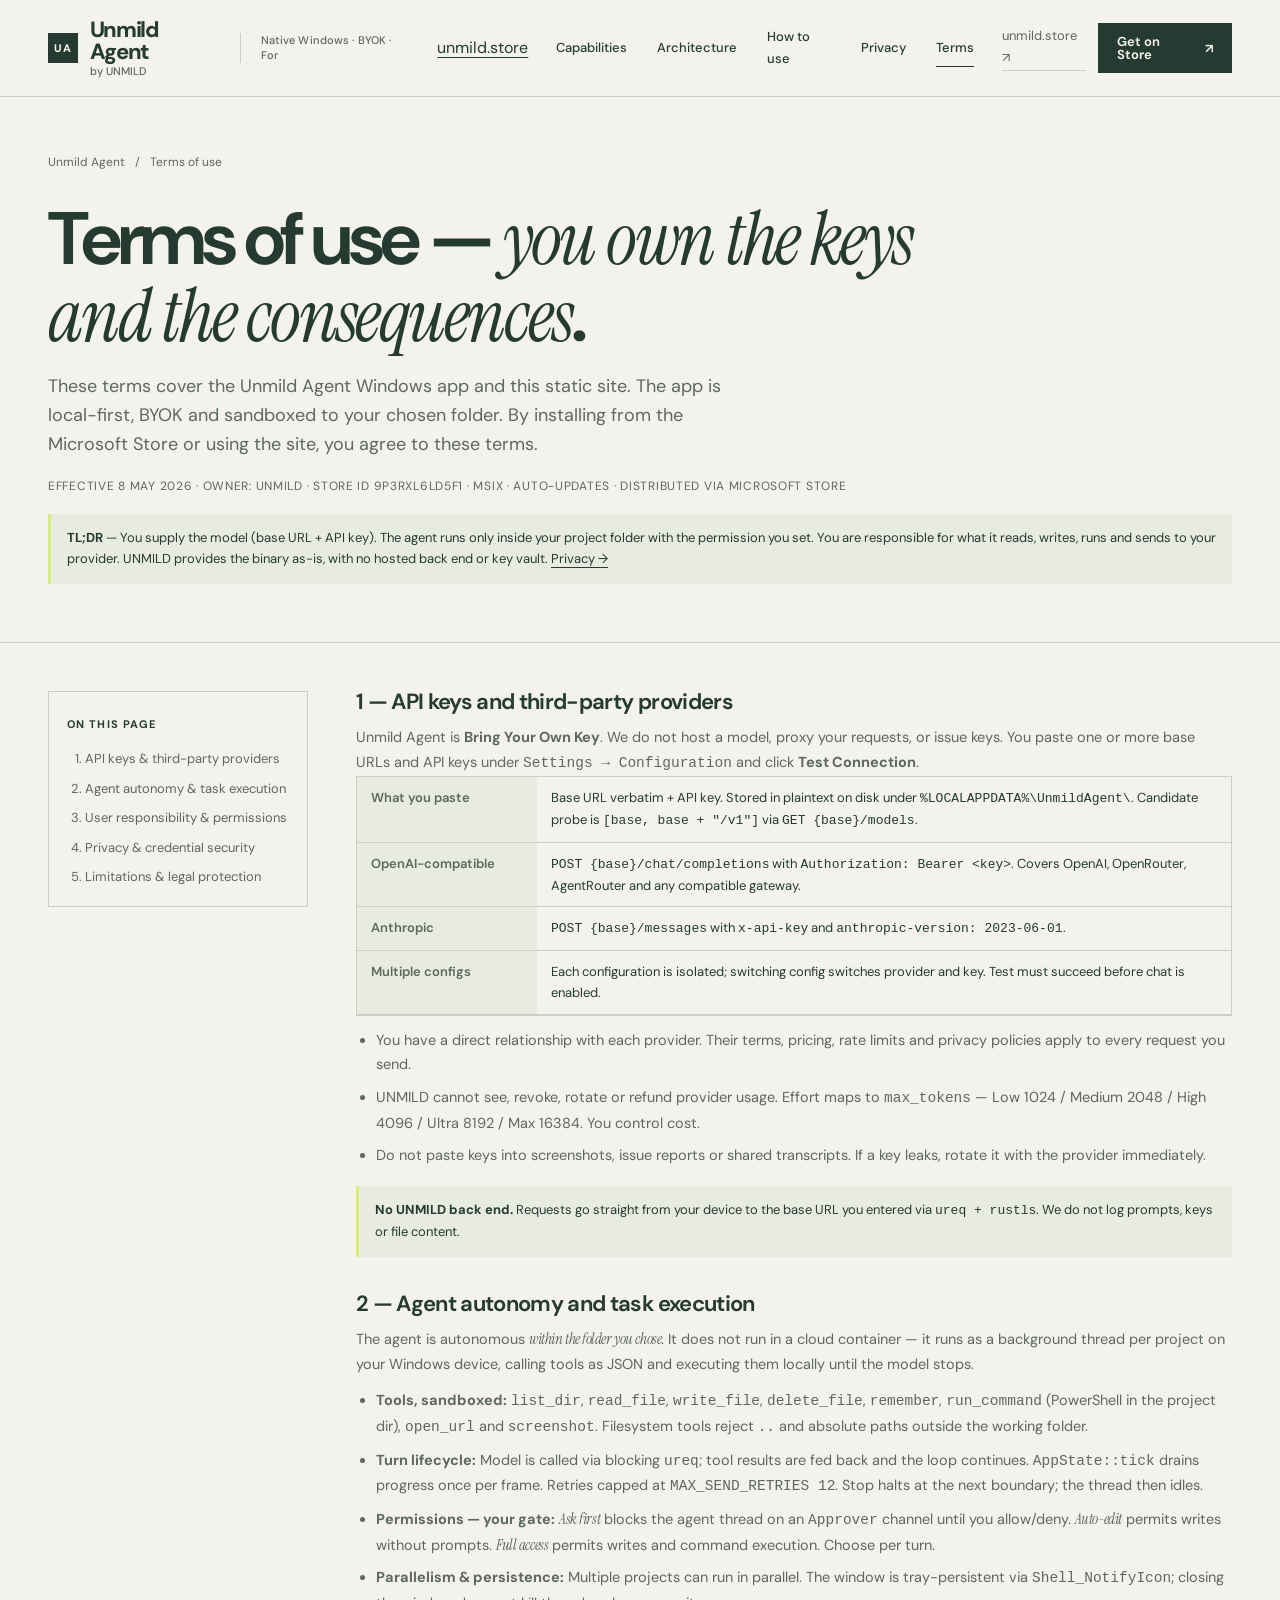
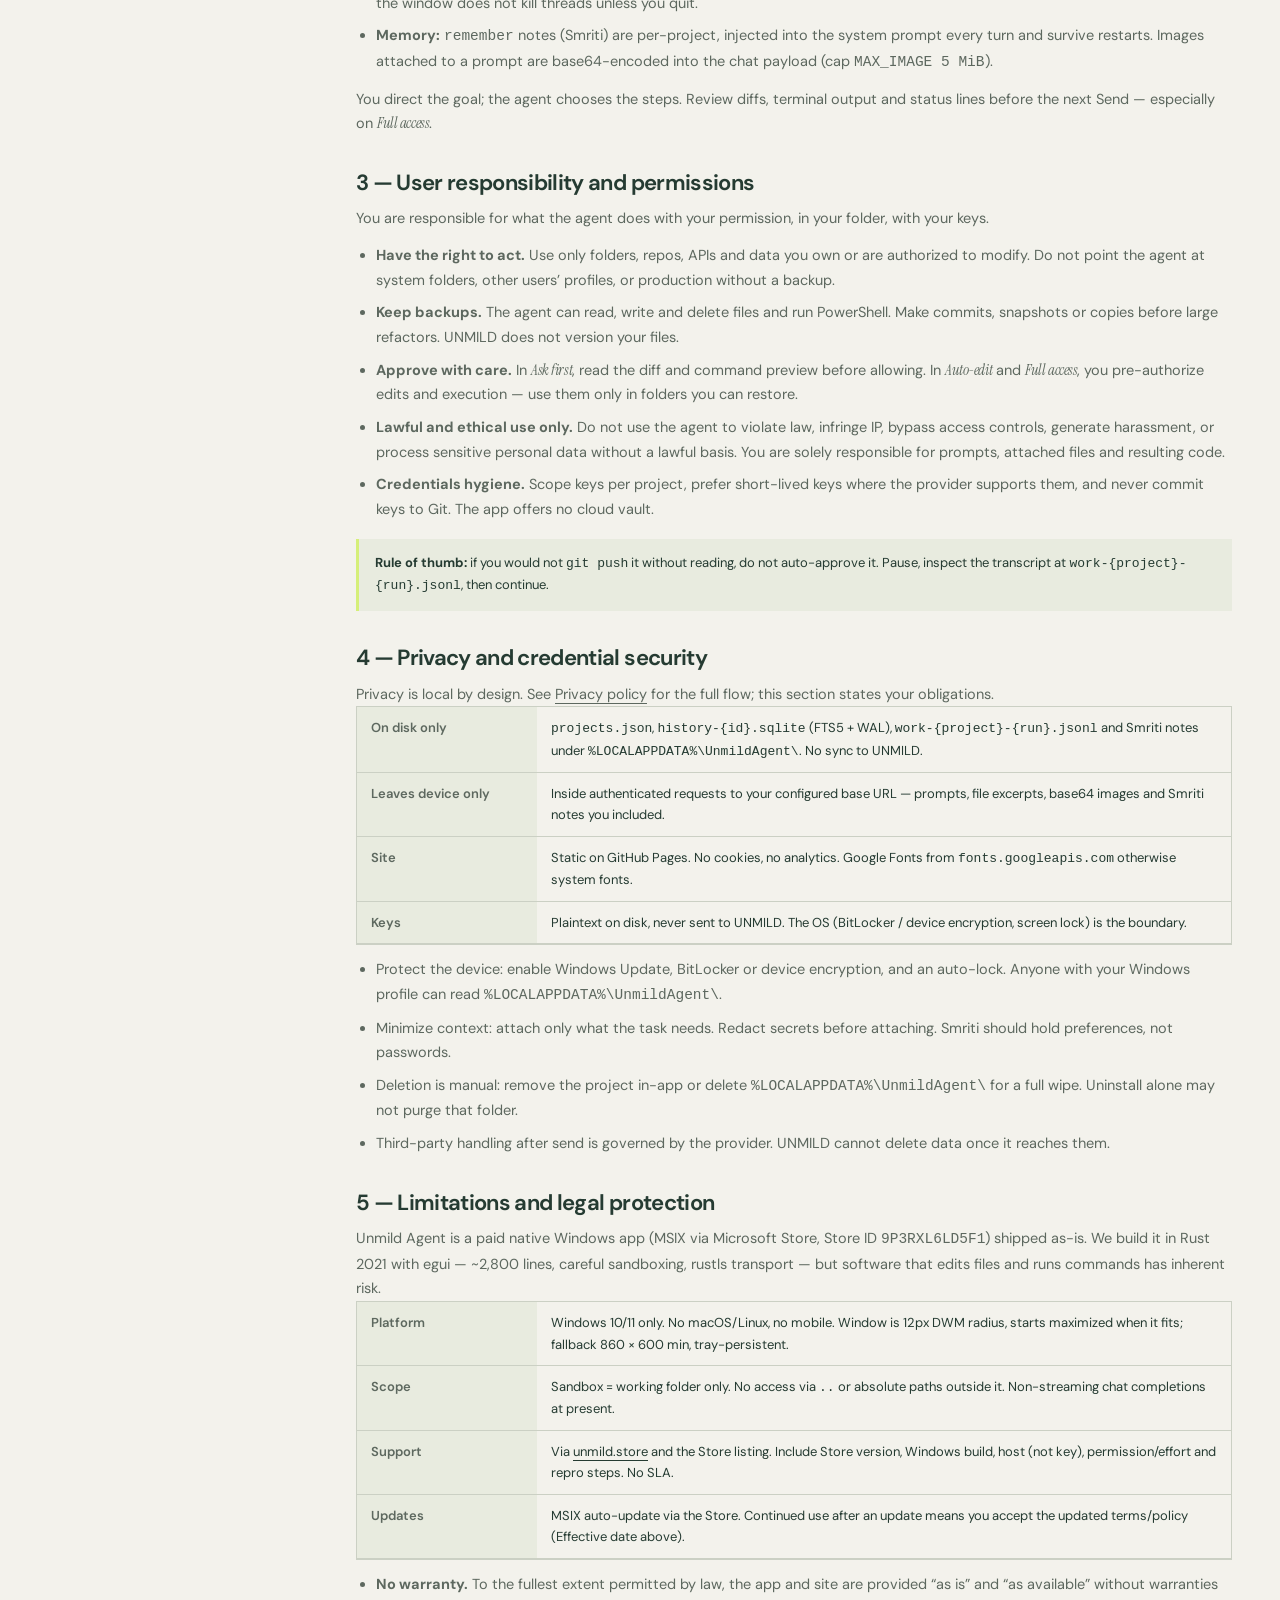
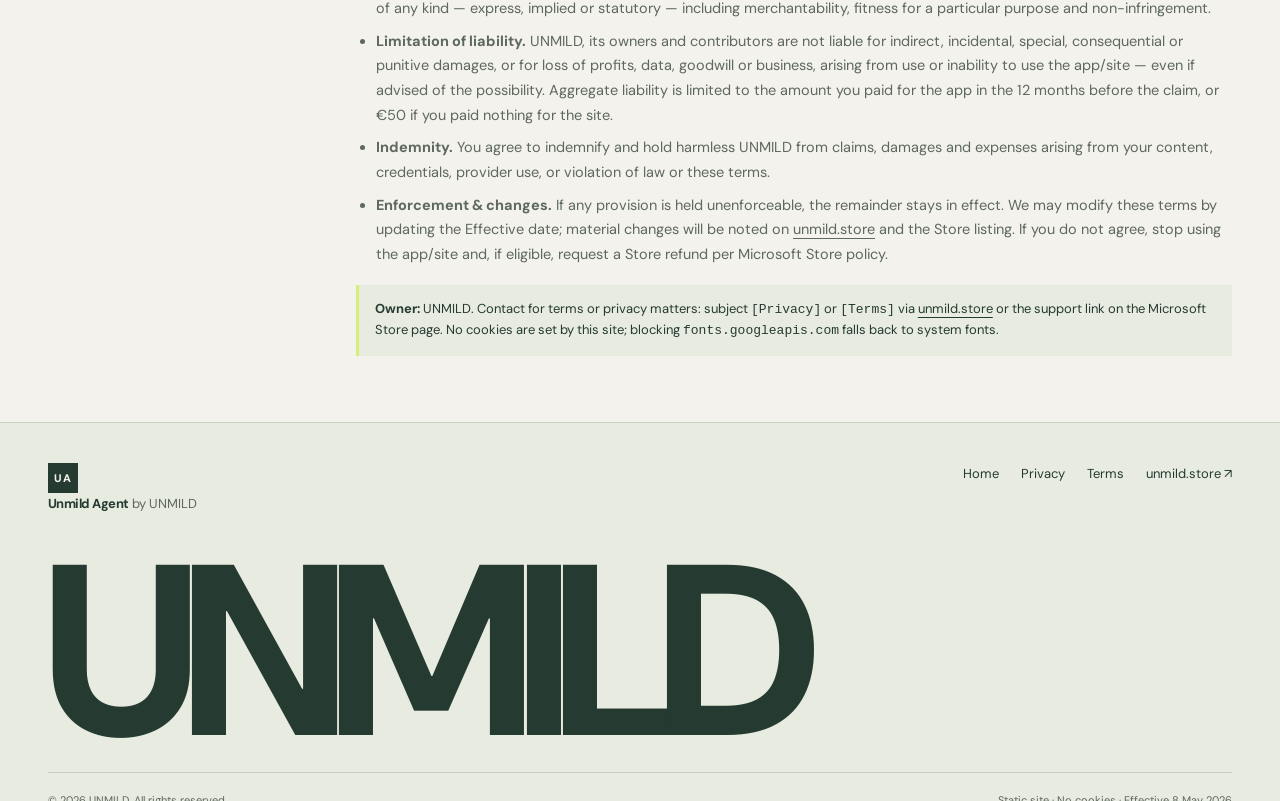
<file: terms.html>
<!doctype html>
<html lang="en">
<head>
<meta charset="utf-8">
<meta name="viewport" content="width=device-width, initial-scale=1">
<title>Terms of Use — Unmild Agent</title>
<meta name="description" content="Terms of Use for Unmild Agent — BYOK Windows agent, sandbox, permissions, and your responsibilities. Owned by UNMILD.">
<link rel="preconnect" href="https://fonts.googleapis.com">
<link rel="preconnect" href="https://fonts.gstatic.com" crossorigin>
<link href="https://fonts.googleapis.com/css2?family=DM+Sans:wght@400;500;600;700;800&family=Instrument+Serif:ital@0;1&display=swap" rel="stylesheet">
<link rel="stylesheet" href="css/style.css">
</head>
<body>
<a href="#main" class="skip-link">Skip to content</a>
<header class="site-header">
  <div class="container nav-inner">
    <a href="index.html" class="brand" aria-label="Unmild Agent home">
      <span class="brand-mark" aria-hidden="true">UA</span>
      <span>Unmild Agent <small>by UNMILD</small></span>
      <span class="brand-note">Native Windows · BYOK · For <a href="https://unmild.store" target="_blank" rel="noopener">unmild.store</a></span>
    </a>
    <nav class="nav-links" id="nav-links" aria-label="Primary">
      <a href="index.html#capabilities">Capabilities</a>
      <a href="index.html#architecture">Architecture</a>
      <a href="index.html#how-it-works">How to use</a>
      <a href="privacy.html">Privacy</a>
      <a href="terms.html" aria-current="page">Terms</a>
    </nav>
    <div class="header-actions">
      <a href="https://unmild.store" target="_blank" rel="noopener" class="hide-mobile muted" style="font-size:13px;text-decoration:none;border-bottom:1px solid var(--line);padding-bottom:2px">unmild.store ↗</a>
      <a href="https://apps.microsoft.com/detail/9P3RXL6LD5F1?hl=en-in&gl=IN&ocid=pdpshare" target="_blank" rel="noopener" class="btn btn-primary">Get on Store <span class="arrow">↗</span></a>
      <button class="nav-toggle" id="navToggle" aria-expanded="false" aria-controls="nav-links">Menu +</button>
    </div>
  </div>
  <div class="nav-mobile" aria-hidden="true">
    <div class="container">
      <a href="index.html#capabilities">Capabilities</a>
      <a href="index.html#architecture">Architecture</a>
      <a href="index.html#how-it-works">How to use</a>
      <a href="privacy.html">Privacy policy</a>
      <a href="terms.html">Terms of use</a>
      <a href="https://unmild.store" target="_blank" rel="noopener">unmild.store ↗</a>
    </div>
  </div>
</header>

<main id="main">
<div class="page-intro">
  <div class="container">
    <nav class="breadcrumb" aria-label="Breadcrumb"><a href="index.html">Unmild Agent</a> <span aria-hidden="true">/</span> <span aria-current="page">Terms of use</span></nav>
    <h1>Terms of use — <em>you own the keys and the consequences</em>.</h1>
    <p class="lede">These terms cover the Unmild Agent Windows app and this static site. The app is local-first, BYOK and sandboxed to your chosen folder. By installing from the Microsoft Store or using the site, you agree to these terms.</p>
    <p class="muted" style="font-size:12px;letter-spacing:.06em;text-transform:uppercase;margin-top:18px">Effective 8 May 2026 · Owner: UNMILD · Store ID 9P3RXL6LD5F1 · MSIX · Auto-updates · Distributed via Microsoft Store</p>
    <div class="callout" style="margin-top:18px"><strong>TL;DR</strong> — You supply the model (base URL + API key). The agent runs only inside your project folder with the permission you set. You are responsible for what it reads, writes, runs and sends to your provider. UNMILD provides the binary as-is, with no hosted back end or key vault. <a href="privacy.html">Privacy →</a></div>
  </div>
</div>

<div class="container legal-layout">
  <nav class="toc" aria-label="On this page">
    <strong>On this page</strong>
    <ol>
      <li><a href="#s1">API keys &amp; third-party providers</a></li>
      <li><a href="#s2">Agent autonomy &amp; task execution</a></li>
      <li><a href="#s3">User responsibility &amp; permissions</a></li>
      <li><a href="#s4">Privacy &amp; credential security</a></li>
      <li><a href="#s5">Limitations &amp; legal protection</a></li>
    </ol>
  </nav>

  <article class="legal">
    <h2 id="s1">1 — API keys and third-party providers</h2>
    <p>Unmild Agent is <strong>Bring Your Own Key</strong>. We do not host a model, proxy your requests, or issue keys. You paste one or more base URLs and API keys under <code>Settings → Configuration</code> and click <strong>Test Connection</strong>.</p>
    <div class="kv" role="table" aria-label="Provider wiring">
      <div>What you paste</div><div>Base URL verbatim + API key. Stored in plaintext on disk under <code>%LOCALAPPDATA%\UnmildAgent\</code>. Candidate probe is <code>[base, base + "/v1"]</code> via <code>GET {base}/models</code>.</div>
      <div>OpenAI-compatible</div><div><code>POST {base}/chat/completions</code> with <code>Authorization: Bearer &lt;key&gt;</code>. Covers OpenAI, OpenRouter, AgentRouter and any compatible gateway.</div>
      <div>Anthropic</div><div><code>POST {base}/messages</code> with <code>x-api-key</code> and <code>anthropic-version: 2023-06-01</code>.</div>
      <div>Multiple configs</div><div>Each configuration is isolated; switching config switches provider and key. Test must succeed before chat is enabled.</div>
    </div>
    <ul>
      <li>You have a direct relationship with each provider. Their terms, pricing, rate limits and privacy policies apply to every request you send.</li>
      <li>UNMILD cannot see, revoke, rotate or refund provider usage. Effort maps to <code>max_tokens</code> — Low 1024 / Medium 2048 / High 4096 / Ultra 8192 / Max 16384. You control cost.</li>
      <li>Do not paste keys into screenshots, issue reports or shared transcripts. If a key leaks, rotate it with the provider immediately.</li>
    </ul>
    <div class="callout"><strong>No UNMILD back end.</strong> Requests go straight from your device to the base URL you entered via <code>ureq + rustls</code>. We do not log prompts, keys or file content.</div>

    <h2 id="s2">2 — Agent autonomy and task execution</h2>
    <p>The agent is autonomous <em>within the folder you chose</em>. It does not run in a cloud container — it runs as a background thread per project on your Windows device, calling tools as JSON and executing them locally until the model stops.</p>
    <ul>
      <li><strong>Tools, sandboxed:</strong> <code>list_dir</code>, <code>read_file</code>, <code>write_file</code>, <code>delete_file</code>, <code>remember</code>, <code>run_command</code> (PowerShell in the project dir), <code>open_url</code> and <code>screenshot</code>. Filesystem tools reject <code>..</code> and absolute paths outside the working folder.</li>
      <li><strong>Turn lifecycle:</strong> Model is called via blocking <code>ureq</code>; tool results are fed back and the loop continues. <code>AppState::tick</code> drains progress once per frame. Retries capped at <code>MAX_SEND_RETRIES 12</code>. Stop halts at the next boundary; the thread then idles.</li>
      <li><strong>Permissions — your gate:</strong> <em>Ask first</em> blocks the agent thread on an <code>Approver</code> channel until you allow/deny. <em>Auto-edit</em> permits writes without prompts. <em>Full access</em> permits writes and command execution. Choose per turn.</li>
      <li><strong>Parallelism &amp; persistence:</strong> Multiple projects can run in parallel. The window is tray-persistent via <code>Shell_NotifyIcon</code>; closing the window does not kill threads unless you quit.</li>
      <li><strong>Memory:</strong> <code>remember</code> notes (Smriti) are per-project, injected into the system prompt every turn and survive restarts. Images attached to a prompt are base64-encoded into the chat payload (cap <code>MAX_IMAGE 5 MiB</code>).</li>
    </ul>
    <p>You direct the goal; the agent chooses the steps. Review diffs, terminal output and status lines before the next Send — especially on <em>Full access</em>.</p>

    <h2 id="s3">3 — User responsibility and permissions</h2>
    <p>You are responsible for what the agent does with your permission, in your folder, with your keys.</p>
    <ul>
      <li><strong>Have the right to act.</strong> Use only folders, repos, APIs and data you own or are authorized to modify. Do not point the agent at system folders, other users’ profiles, or production without a backup.</li>
      <li><strong>Keep backups.</strong> The agent can read, write and delete files and run PowerShell. Make commits, snapshots or copies before large refactors. UNMILD does not version your files.</li>
      <li><strong>Approve with care.</strong> In <em>Ask first</em>, read the diff and command preview before allowing. In <em>Auto-edit</em> and <em>Full access</em>, you pre-authorize edits and execution — use them only in folders you can restore.</li>
      <li><strong>Lawful and ethical use only.</strong> Do not use the agent to violate law, infringe IP, bypass access controls, generate harassment, or process sensitive personal data without a lawful basis. You are solely responsible for prompts, attached files and resulting code.</li>
      <li><strong>Credentials hygiene.</strong> Scope keys per project, prefer short-lived keys where the provider supports them, and never commit keys to Git. The app offers no cloud vault.</li>
    </ul>
    <div class="callout"><strong>Rule of thumb:</strong> if you would not <code>git push</code> it without reading, do not auto-approve it. Pause, inspect the transcript at <code>work-{project}-{run}.jsonl</code>, then continue.</div>

    <h2 id="s4">4 — Privacy and credential security</h2>
    <p>Privacy is local by design. See <a href="privacy.html">Privacy policy</a> for the full flow; this section states your obligations.</p>
    <div class="kv" role="table" aria-label="Where data lives">
      <div>On disk only</div><div><code>projects.json</code>, <code>history-{id}.sqlite</code> (FTS5 + WAL), <code>work-{project}-{run}.jsonl</code> and Smriti notes under <code>%LOCALAPPDATA%\UnmildAgent\</code>. No sync to UNMILD.</div>
      <div>Leaves device only</div><div>Inside authenticated requests to your configured base URL — prompts, file excerpts, base64 images and Smriti notes you included.</div>
      <div>Site</div><div>Static on GitHub Pages. No cookies, no analytics. Google Fonts from <code>fonts.googleapis.com</code> otherwise system fonts.</div>
      <div>Keys</div><div>Plaintext on disk, never sent to UNMILD. The OS (BitLocker / device encryption, screen lock) is the boundary.</div>
    </div>
    <ul>
      <li>Protect the device: enable Windows Update, BitLocker or device encryption, and an auto-lock. Anyone with your Windows profile can read <code>%LOCALAPPDATA%\UnmildAgent\</code>.</li>
      <li>Minimize context: attach only what the task needs. Redact secrets before attaching. Smriti should hold preferences, not passwords.</li>
      <li>Deletion is manual: remove the project in-app or delete <code>%LOCALAPPDATA%\UnmildAgent\</code> for a full wipe. Uninstall alone may not purge that folder.</li>
      <li>Third-party handling after send is governed by the provider. UNMILD cannot delete data once it reaches them.</li>
    </ul>

    <h2 id="s5">5 — Limitations and legal protection</h2>
    <p>Unmild Agent is a paid native Windows app (MSIX via Microsoft Store, Store ID <code>9P3RXL6LD5F1</code>) shipped as-is. We build it in Rust 2021 with egui — ~2,800 lines, careful sandboxing, rustls transport — but software that edits files and runs commands has inherent risk.</p>
    <div class="kv" role="table" aria-label="Limitations">
      <div>Platform</div><div>Windows 10/11 only. No macOS/Linux, no mobile. Window is 12px DWM radius, starts maximized when it fits; fallback 860 × 600 min, tray-persistent.</div>
      <div>Scope</div><div>Sandbox = working folder only. No access via <code>..</code> or absolute paths outside it. Non-streaming chat completions at present.</div>
      <div>Support</div><div>Via <a href="https://unmild.store" target="_blank" rel="noopener">unmild.store</a> and the Store listing. Include Store version, Windows build, host (not key), permission/effort and repro steps. No SLA.</div>
      <div>Updates</div><div>MSIX auto-update via the Store. Continued use after an update means you accept the updated terms/policy (Effective date above).</div>
    </div>
    <ul>
      <li><strong>No warranty.</strong> To the fullest extent permitted by law, the app and site are provided “as is” and “as available” without warranties of any kind — express, implied or statutory — including merchantability, fitness for a particular purpose and non-infringement.</li>
      <li><strong>Limitation of liability.</strong> UNMILD, its owners and contributors are not liable for indirect, incidental, special, consequential or punitive damages, or for loss of profits, data, goodwill or business, arising from use or inability to use the app/site — even if advised of the possibility. Aggregate liability is limited to the amount you paid for the app in the 12 months before the claim, or €50 if you paid nothing for the site.</li>
      <li><strong>Indemnity.</strong> You agree to indemnify and hold harmless UNMILD from claims, damages and expenses arising from your content, credentials, provider use, or violation of law or these terms.</li>
      <li><strong>Enforcement &amp; changes.</strong> If any provision is held unenforceable, the remainder stays in effect. We may modify these terms by updating the Effective date; material changes will be noted on <a href="https://unmild.store" target="_blank" rel="noopener">unmild.store</a> and the Store listing. If you do not agree, stop using the app/site and, if eligible, request a Store refund per Microsoft Store policy.</li>
    </ul>
    <div class="callout"><strong>Owner:</strong> UNMILD. Contact for terms or privacy matters: subject <code>[Privacy]</code> or <code>[Terms]</code> via <a href="https://unmild.store" target="_blank" rel="noopener">unmild.store</a> or the support link on the Microsoft Store page. No cookies are set by this site; blocking <code>fonts.googleapis.com</code> falls back to system fonts.</div>
  </article>
</div>
</main>

<footer class="site-footer">
  <div class="container">
    <div class="footer-top">
      <div><span class="brand-mark" aria-hidden="true">UA</span> <strong style="letter-spacing:-.04em">Unmild Agent</strong> <span class="muted">by UNMILD</span></div>
      <nav class="footer-links" aria-label="Footer">
        <a href="index.html">Home</a>
        <a href="privacy.html">Privacy</a>
        <a href="terms.html" aria-current="page">Terms</a>
        <a href="https://unmild.store" target="_blank" rel="noopener">unmild.store ↗</a>
      </nav>
    </div>
    <div class="footer-word" aria-hidden="true">UNMILD</div>
    <div class="footer-bottom">
      <span>© <span id="year"></span> UNMILD. All rights reserved.</span>
      <span>Static site · No cookies · Effective 8 May 2026</span>
    </div>
  </div>
</footer>
<script src="js/main.js" defer></script>
</body>
</html>
</file>
<file: css/style.css>
@import url('https://fonts.googleapis.com/css2?family=DM+Sans:wght@400;500;600;700;800&family=Instrument+Serif:ital@0;1&display=swap');
:root{
  --paper:#f3f2ec;
  --ink:#253b32;
  --muted:#5d685f;
  --line:#cbd0c4;
  --wash:#e8ebdf;
  --accent:#d5ef79;
  --sans:'DM Sans',Arial,sans-serif;
  --serif:'Instrument Serif',Georgia,serif;
  --page:min(1328px,calc(100% - 96px));
}
*{box-sizing:border-box}
html{scroll-behavior:smooth;scroll-padding-top:96px}
@media(prefers-reduced-motion:reduce){html{scroll-behavior:auto}*,*::before,*::after{transition:none!important;animation:none!important}}
body{margin:0;background:var(--paper);color:var(--ink);font:400 16px/1.65 var(--sans);-webkit-font-smoothing:antialiased;text-rendering:optimizeLegibility}
a{color:inherit;text-underline-offset:4px}
img{display:block;max-width:100%;height:auto}
button{font:inherit}
h1,h2,h3,p,figure{margin:0}
h1,h2,h3{font-weight:650;line-height:1.02;letter-spacing:-.055em}
h1{font-size:clamp(44px,5.8vw,84px)}
h2{font-size:clamp(32px,4vw,54px)}
h3{font-size:clamp(22px,2.2vw,28px);letter-spacing:-.04em}
em{font-family:var(--serif);font-weight:400;letter-spacing:-.03em}
::selection{background:var(--accent);color:var(--ink)}
:focus-visible{outline:1.5px solid var(--ink);outline-offset:4px}
.container{width:var(--page);margin-inline:auto}
.eyebrow{font-size:11px;font-weight:700;letter-spacing:.13em;text-transform:uppercase;line-height:1.4}
.muted{color:var(--muted)}
.skip-link{position:fixed;top:-100px;left:20px;z-index:100;background:var(--accent);color:var(--ink);padding:12px 18px;font-size:13px;font-weight:600;border:1px solid var(--ink)}
.skip-link:focus{top:12px}
.site-header{border-bottom:1px solid var(--line);background:var(--paper);position:sticky;top:0;z-index:30}
.nav-inner{height:96px;display:flex;align-items:center;justify-content:space-between;gap:28px}
.brand{display:inline-flex;align-items:center;gap:12px;text-decoration:none;line-height:1;letter-spacing:-.06em;font-weight:800;font-size:22px}
.brand-mark{width:30px;height:30px;display:grid;place-items:center;background:var(--ink);color:var(--paper);font-size:11px;font-weight:800;letter-spacing:.06em}
.brand small{display:block;font-size:11px;font-weight:500;letter-spacing:.01em;color:var(--muted);margin-top:2px;line-height:1.1}
.brand-note{font-size:11px;font-weight:500;letter-spacing:.01em;line-height:1.4;border-left:1px solid var(--line);padding-left:20px;margin-left:10px;color:var(--muted)}
.nav-links{display:flex;align-items:center;gap:30px;font-size:13px;font-weight:500}
.nav-links a{text-decoration:none;padding:8px 0;border-bottom:1px solid transparent}
.nav-links a:hover{border-bottom-color:currentColor}
.nav-links a[aria-current=page]{border-bottom-color:currentColor}
.header-actions{display:flex;align-items:center;gap:12px}
.btn{display:inline-flex;align-items:center;gap:10px;min-height:44px;padding:11px 18px;font-size:13px;font-weight:650;letter-spacing:-.01em;text-decoration:none;border:1px solid var(--ink);line-height:1}
.btn-primary{background:var(--ink);color:var(--paper)}
.btn-primary:hover{background:#344d43}
.btn-ghost{background:transparent;color:var(--ink)}
.btn-ghost:hover{background:var(--wash)}
.btn-accent{background:var(--accent);color:var(--ink);border-color:var(--accent)}
.btn-accent:hover{filter:brightness(.96)}
.arrow{transition:transform .2s;display:inline-block}
.btn:hover .arrow{transform:translate(3px,-2px)}
.nav-toggle{display:none;align-items:center;gap:8px;border:1px solid var(--line);background:transparent;padding:8px 12px;min-height:40px;font-size:12px;font-weight:700;letter-spacing:.06em;text-transform:uppercase}
.nav-toggle span{width:14px;height:1.5px;background:var(--ink);display:block}
.nav-mobile{display:none;border-top:1px solid var(--line);background:var(--paper);padding:10px 0}
.nav-mobile a{display:block;padding:14px 0;text-decoration:none;font-size:14px;border-bottom:1px solid var(--line)}
.nav-mobile a:last-child{border:0}
.js .nav-mobile.is-open{display:block}
.hero{padding:56px 0 36px;border-bottom:1px solid var(--line)}
.hero-top{display:flex;justify-content:space-between;gap:24px;margin-bottom:30px;font-size:11px;letter-spacing:.08em;text-transform:uppercase;color:var(--muted);font-weight:600}
.hero-grid{display:grid;grid-template-columns:1.45fr .9fr;gap:72px;align-items:end}
.hero h1{max-width:720px}
.hero-intro{padding-bottom:6px}
.hero-intro p{color:var(--muted);font-size:17px;line-height:1.6;max-width:420px}
.hero-meta{display:flex;flex-wrap:wrap;gap:10px 18px;margin-top:22px;font-size:11px;letter-spacing:.06em;text-transform:uppercase;color:var(--muted);border-top:1px solid var(--line);padding-top:18px}
.hero-meta span{position:relative;padding-left:10px}
.hero-meta span::before{content:'';position:absolute;left:0;top:7px;width:4px;height:4px;background:var(--ink);border-radius:50%}
.actions{display:flex;flex-wrap:wrap;gap:14px;margin-top:26px}
.trust{display:grid;grid-template-columns:repeat(4,1fr);gap:0;border-top:1px solid var(--line);border-bottom:1px solid var(--line);margin-top:36px}
.trust div{padding:18px 20px;border-right:1px solid var(--line);font-size:12px;line-height:1.5}
.trust div:last-child{border:0}
.trust strong{display:block;font-size:13px;letter-spacing:-.02em;margin-bottom:4px}
.trust span{color:var(--muted)}
.wide-shot{margin-top:22px;background:var(--wash);padding:22px;border:1px solid var(--line)}
.wide-shot img{width:100%;max-height:560px;object-fit:contain;background:#fff;border:1px solid var(--line)}
.wide-shot figcaption{display:flex;justify-content:space-between;gap:16px;font-size:11px;color:var(--muted);letter-spacing:.04em;text-transform:uppercase;margin-top:12px}
.section{padding:80px 0;border-top:1px solid var(--line)}
.section:first-of-type{border:0}
.heading{display:grid;grid-template-columns:1fr 2.15fr;gap:48px;align-items:start;margin-bottom:46px}
.heading .eyebrow{padding-top:10px}
.heading h2{max-width:740px}
.heading p{color:var(--muted);max-width:560px;margin-top:18px;font-size:17px}
.cap-list{border-top:1px solid var(--line)}
.cap-row{display:grid;grid-template-columns:88px 1fr 1.15fr;gap:32px;padding:36px 0;border-bottom:1px solid var(--line);align-items:start}
.cap-row:last-child{border:0}
.cap-num{font-size:11px;letter-spacing:.1em;text-transform:uppercase;color:var(--muted);padding-top:6px}
.cap-row h3{margin-bottom:12px}
.cap-row p{color:var(--muted);max-width:520px;font-size:15px;line-height:1.6}
.cap-tags{display:flex;flex-wrap:wrap;gap:8px 14px;margin-top:14px;font-size:11px;letter-spacing:.04em;text-transform:uppercase;color:var(--muted)}
.cap-tags span{border:1px solid var(--line);padding:4px 8px;background:var(--paper)}
.cap-media{background:var(--wash);border:1px solid var(--line);padding:14px}
.cap-media img{width:100%;aspect-ratio:1.7;object-fit:cover;background:#fff;border:1px solid var(--line)}
.cap-media small{display:block;margin-top:10px;font-size:11px;color:var(--muted)}
.steps{display:grid;grid-template-columns:repeat(4,1fr);gap:0;border:1px solid var(--line);background:var(--paper)}
.step{padding:28px 24px;border-right:1px solid var(--line);position:relative}
.step:last-child{border:0}
.step-num{font-size:11px;letter-spacing:.12em;text-transform:uppercase;color:var(--muted);margin-bottom:14px}
.step h3{font-size:18px;margin-bottom:10px;letter-spacing:-.03em}
.step p{font-size:13.5px;color:var(--muted);line-height:1.6}
.step-code{margin-top:14px;background:var(--ink);color:#e8ebdf;font-family:ui-monospace,Menlo,monospace;font-size:11px;padding:10px 12px;line-height:1.5;overflow:auto}
.usage-band{margin-top:22px;display:grid;grid-template-columns:1.1fr 1.35fr;gap:28px;border:1px solid var(--line);background:var(--wash);padding:24px}
.usage-band h3{font-size:20px}
.usage-band ol{margin:12px 0 0;padding-left:18px;color:var(--muted);font-size:14px;line-height:1.7}
.usage-band li{margin-bottom:6px}
.usage-band li strong{color:var(--ink)}
.usage-shot{border:1px solid var(--line);background:#fff;padding:10px}
.usage-shot img{width:100%;object-fit:contain}
.pov{background:var(--ink);color:var(--paper);padding:72px 0}
.pov-grid{display:grid;grid-template-columns:1fr 2.15fr;gap:48px}
.pov .eyebrow{color:var(--accent)}
.pov h2{max-width:820px;color:var(--paper)}
.pov h2 em{color:var(--accent)}
.pov-bottom{display:grid;grid-template-columns:1.2fr 1fr;gap:48px;margin-top:28px;align-items:end}
.pov-bottom p{color:#c9d0c6;max-width:520px}
.pov-bottom .text-link{color:var(--accent);text-decoration:none;border-bottom:1px solid currentColor;padding-bottom:6px;font-size:13px;font-weight:600;display:inline-flex;gap:8px}
.masonry{columns:3;column-gap:16px}
.masonry-item{break-inside:avoid;margin-bottom:16px;border:1px solid var(--line);background:var(--paper);overflow:hidden}
.masonry-item button{all:unset;display:block;cursor:pointer;width:100%}
.masonry-item img{width:100%;height:auto;transition:transform .3s}
.masonry-item:hover img{transform:scale(1.01)}
.masonry-cap{padding:10px 12px;display:flex;justify-content:space-between;gap:12px;font-size:11px;letter-spacing:.04em;text-transform:uppercase;color:var(--muted);border-top:1px solid var(--line);background:var(--paper)}
.lightbox{position:fixed;inset:0;background:rgba(20,26,22,.86);display:none;align-items:center;justify-content:center;z-index:50;padding:32px}
.lightbox.is-open{display:flex}
.lightbox img{max-width:min(1100px,90vw);max-height:86vh;border:1px solid #ffffff30;background:#fff}
.lightbox-close{position:absolute;top:18px;right:18px;background:var(--paper);border:1px solid var(--line);padding:10px 14px;font-size:13px;font-weight:600;cursor:pointer}
.specs{display:grid;grid-template-columns:360px 1fr;gap:0;border:1px solid var(--line);overflow:hidden}
.specs-head{background:var(--wash);padding:28px;border-right:1px solid var(--line)}
.specs-head p{color:var(--muted);font-size:14px;margin-top:14px;line-height:1.6}
.spec-table{width:100%;border-collapse:collapse}
.spec-table th,.spec-table td{text-align:left;padding:14px 18px;border-bottom:1px solid var(--line);font-size:13px}
.spec-table th{width:220px;color:var(--muted);font-weight:600;background:var(--paper);letter-spacing:.02em}
.spec-table td{color:var(--ink)}
.spec-table tr:last-child th,.spec-table tr:last-child td{border-bottom:0}
.spec-table code{font-family:ui-monospace,Menlo,monospace;font-size:12px;background:var(--wash);padding:2px 6px;border:1px solid var(--line)}
.compare{display:grid;grid-template-columns:1fr 1fr;gap:0;border:1px solid var(--line)}
.compare-col{padding:28px}
.compare-col:first-child{background:var(--paper);border-right:1px solid var(--line)}
.compare-col:last-child{background:var(--wash)}
.compare-col h3{font-size:18px;margin-bottom:14px}
.compare-col ul{list-style:none;padding:0;margin:0;display:grid;gap:12px}
.compare-col li{font-size:14px;line-height:1.6;color:var(--muted);padding-left:16px;position:relative}
.compare-col li::before{content:'\2014';position:absolute;left:0;color:var(--line);font-weight:700}
.compare-col li strong{color:var(--ink)}
.faq-layout{display:grid;grid-template-columns:1fr 2.15fr;gap:48px}
.faq details{border-bottom:1px solid var(--line)}
.faq details:first-child{border-top:1px solid var(--line)}
.faq summary{cursor:pointer;padding:20px 36px 20px 0;position:relative;font-weight:650;list-style:none;font-size:15px;letter-spacing:-.02em}
.faq summary::-webkit-details-marker{display:none}
.faq summary::after{content:'+';position:absolute;right:4px;top:16px;font-size:20px;font-weight:300;line-height:1}
.faq details[open] summary::after{content:'\2014'}
.faq details p{padding:0 36px 22px 0;color:var(--muted);max-width:760px;font-size:14.5px;line-height:1.7}
.faq details a{text-decoration:underline}
.support-grid{display:grid;grid-template-columns:1.15fr 1fr;gap:0;border:1px solid var(--line)}
.support-grid .support-copy{padding:32px;background:var(--paper)}
.support-grid .support-card{padding:28px;background:var(--wash);border-left:1px solid var(--line);display:grid;gap:18px}
.support-item{border-top:1px solid var(--line);padding:16px 0}
.support-item:first-child{border:0;padding-top:0}
.support-item h3{font-size:16px;margin-bottom:6px}
.support-item p{font-size:13.5px;color:var(--muted);line-height:1.6}
.support-item a{font-size:13px;font-weight:600}
.cta{background:var(--ink);color:var(--paper);padding:42px;display:grid;grid-template-columns:1fr auto;gap:28px;align-items:center;border:1px solid var(--ink);margin-top:48px}
.cta h2{color:var(--paper);font-size:32px}
.cta p{color:#c9d0c6;margin-top:10px;max-width:560px;font-size:14px}
.cta .btn{white-space:nowrap}
.site-footer{background:var(--wash);padding:40px 0 18px;border-top:1px solid var(--line)}
.footer-top{display:flex;justify-content:space-between;gap:32px;font-size:13px}
.footer-links{display:flex;gap:22px;flex-wrap:wrap}
.footer-links a{text-decoration:none}
.footer-links a:hover{text-decoration:underline}
.footer-word{font-weight:800;font-size:clamp(70px,19vw,280px);line-height:.9;letter-spacing:-.08em;margin-left:-.02em;padding:28px 0 10px;user-select:none;overflow:hidden;white-space:nowrap}
.footer-bottom{display:flex;justify-content:space-between;gap:16px;border-top:1px solid var(--line);padding-top:18px;font-size:11px;color:var(--muted);flex-wrap:wrap}
.page-intro{padding:56px 0 40px;border-bottom:1px solid var(--line)}
.breadcrumb{font-size:12px;color:var(--muted);display:flex;gap:10px;margin-bottom:28px;flex-wrap:wrap}
.breadcrumb a{text-decoration:none}
.page-intro h1{max-width:900px}
.lede{font-size:18px;color:var(--muted);max-width:680px;margin-top:18px;line-height:1.6}
.legal-layout{display:grid;grid-template-columns:260px 1fr;gap:48px;padding:48px 0}
.toc{position:sticky;top:110px;align-self:start;border:1px solid var(--line);background:var(--paper);padding:18px}
.toc strong{font-size:11px;letter-spacing:.1em;text-transform:uppercase}
.toc ol{margin:12px 0 0;padding-left:18px;display:grid;gap:8px;font-size:13px;color:var(--muted)}
.toc a{text-decoration:none}
.toc a:hover{text-decoration:underline}
.legal h2{font-size:22px;margin:36px 0 12px;letter-spacing:-.03em}
.legal h2:first-child{margin-top:0}
.legal h3{font-size:16px;margin:18px 0 8px}
.legal p,.legal li{color:var(--muted);font-size:14.5px;line-height:1.7}
.legal p+p{margin-top:14px}
.legal ul,.legal ol{margin:12px 0;padding-left:20px;display:grid;gap:8px}
.callout{border-left:3px solid var(--accent);background:var(--wash);padding:14px 16px;margin:18px 0;font-size:13px;line-height:1.6}
.callout strong{color:var(--ink)}
.kv{border:1px solid var(--line);display:grid;grid-template-columns:180px 1fr;font-size:13px}
.kv div{padding:10px 14px;border-bottom:1px solid var(--line)}
.kv div:nth-child(odd){background:var(--wash);color:var(--muted);font-weight:600}
.kv div:nth-child(even){background:var(--paper)}
@media(max-width:1050px){
  :root{--page:calc(100% - 64px)}
  .brand-note{display:none}
  .hero-grid{grid-template-columns:1.2fr 1fr;gap:40px}
  .heading,.pov-grid,.faq-layout{grid-template-columns:1fr 1.9fr;gap:32px}
  .cap-row{grid-template-columns:72px 1fr 1fr;gap:20px}
  .steps{grid-template-columns:1fr 1fr}
  .step{border-bottom:1px solid var(--line)}
  .step:nth-child(2n){border-right:0}
  .usage-band{grid-template-columns:1fr;gap:18px}
  .specs{grid-template-columns:1fr}
  .specs-head{border-right:0;border-bottom:1px solid var(--line)}
  .legal-layout{grid-template-columns:200px 1fr;gap:32px}
  .support-grid{grid-template-columns:1fr}
  .support-grid .support-card{border-left:0;border-top:1px solid var(--line)}
  .masonry{columns:2}
}
@media(max-width:720px){
  :root{--page:calc(100% - 40px)}
  html{scroll-padding-top:18px}
  .site-header{position:relative}
  .nav-inner{height:74px;flex-wrap:wrap}
  .brand{font-size:19px}
  .nav-links{display:none}
  .hide-mobile{display:none}
  .nav-toggle{display:inline-flex}
  .js .nav-links{display:none}
  .hero{padding:32px 0 24px}
  .hero-top{margin-bottom:20px}
  .hero-grid{grid-template-columns:1fr;gap:22px}
  .hero-intro p{font-size:15.5px}
  .trust{grid-template-columns:1fr 1fr}
  .trust div:nth-child(2n){border-right:0}
  .trust div:nth-child(n+3){border-top:1px solid var(--line)}
  .wide-shot{padding:12px}
  .section{padding:56px 0}
  .heading,.pov-grid,.faq-layout{grid-template-columns:1fr;gap:20px}
  .heading .eyebrow{padding-top:0}
  .cap-row{grid-template-columns:1fr;gap:16px;padding:28px 0}
  .cap-num{padding:0}
  .cap-media{order:3}
  .steps{grid-template-columns:1fr}
  .step{border-right:0}
  .pov{padding:48px 0}
  .pov-bottom{grid-template-columns:1fr;gap:18px}
  .specs-head{padding:20px}
  .spec-table th{width:140px}
  .compare{grid-template-columns:1fr}
  .compare-col:first-child{border-right:0;border-bottom:1px solid var(--line)}
  .masonry{columns:1}
  .cta{grid-template-columns:1fr;gap:22px;padding:28px}
  .legal-layout{grid-template-columns:1fr;gap:24px}
  .toc{position:static}
  .footer-top{flex-direction:column;gap:16px}
  .footer-word{font-size:19vw}
  .page-intro{padding:36px 0 28px}
}
</file>
